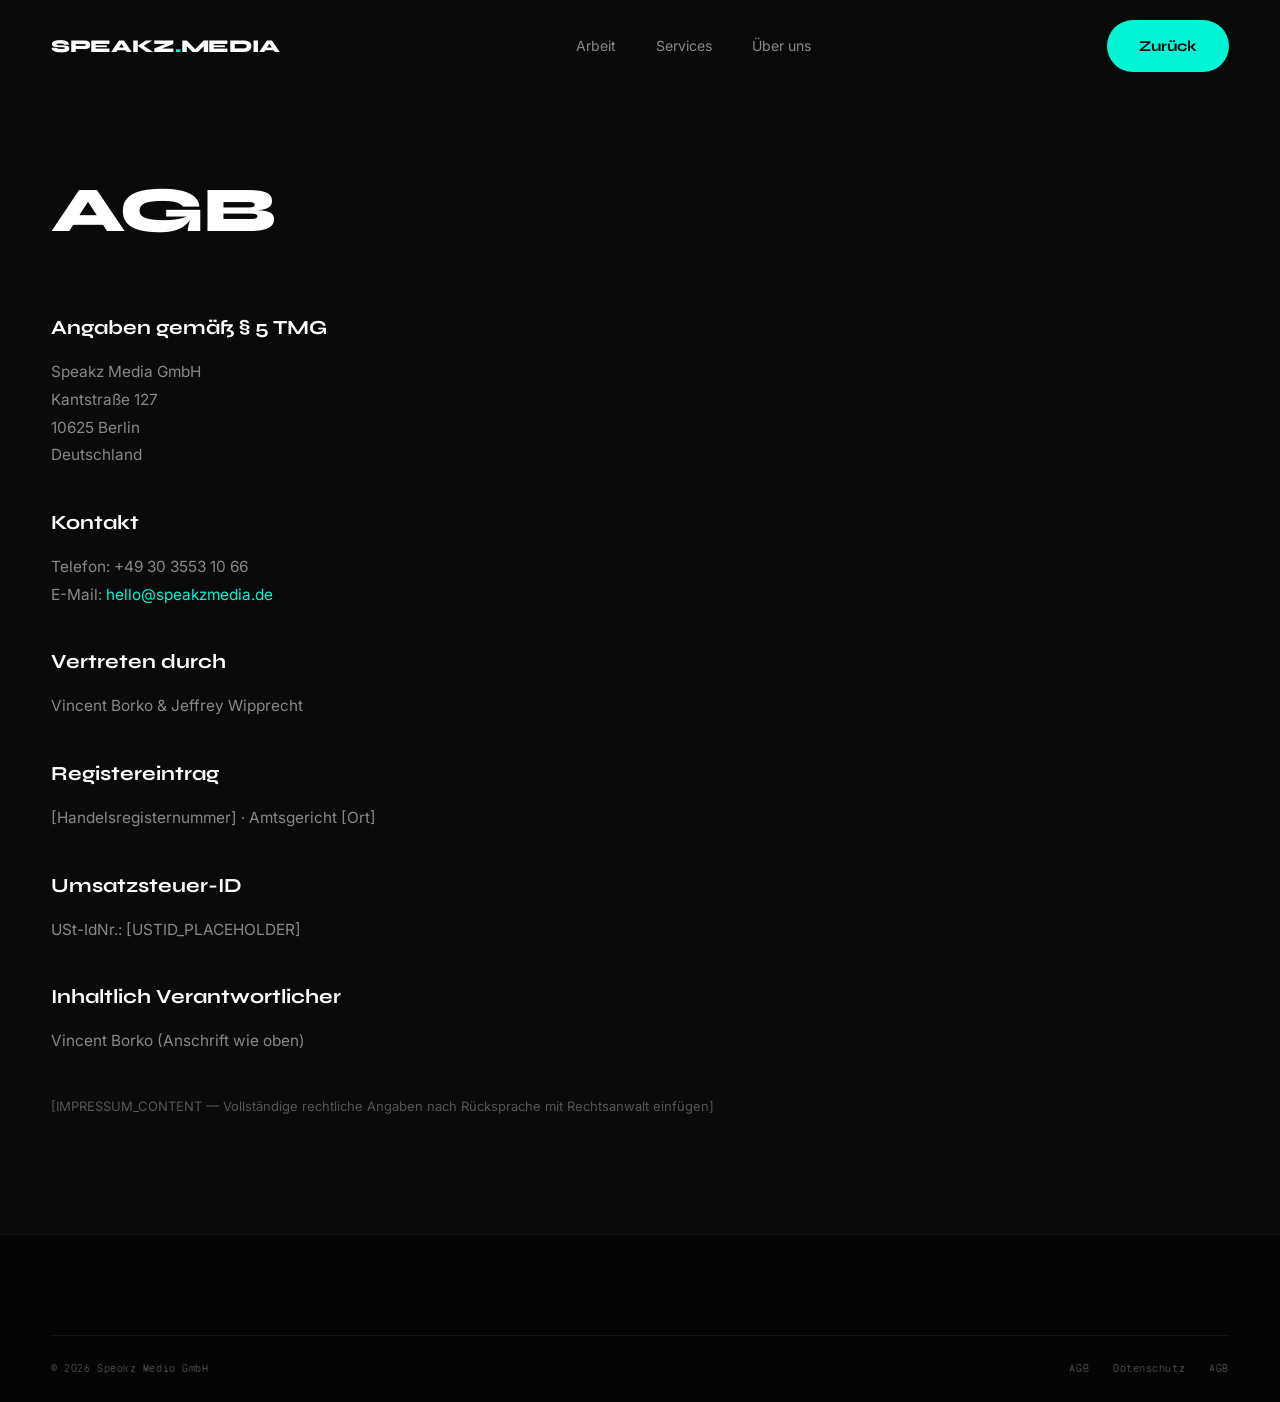
<file: agb.html>
<!DOCTYPE html>
<html lang="de">
<head>
  <meta charset="UTF-8" />
  <meta name="viewport" content="width=device-width, initial-scale=1.0" />
  <title>AGB · Speakz Media</title>
  <link rel="preconnect" href="https://fonts.googleapis.com" />
  <link href="https://fonts.googleapis.com/css2?family=Syne:wght@700;800&family=Syne+Mono&family=Inter:wght@400;500&display=swap" rel="stylesheet" />
  <link rel="stylesheet" href="styles/variables.css" />
  <link rel="stylesheet" href="styles/main.css" />
  <link rel="stylesheet" href="styles/sections/header.css" />
  <link rel="stylesheet" href="styles/sections/footer.css" />
  <style>
    .legal-page { padding: 160px 0 100px; min-height: 100vh; }
    .legal-title { font-family:'Syne',sans-serif; font-weight:800; font-size:clamp(36px,5vw,64px); letter-spacing:-0.03em; margin-bottom:48px; }
    .legal-body { max-width:700px; color:var(--color-dim); line-height:1.8; font-size:var(--text-body); }
    .legal-body h2 { font-family:'Syne',sans-serif; font-weight:700; font-size:20px; color:var(--color-white); margin:36px 0 12px; }
    .legal-body p { margin-bottom:16px; }
    .legal-body a { color:var(--color-cyan); }
  </style>
</head>
<body>
<header id="header">
  <div class="container header-inner">
    <a href="/" class="header-logo">SPEAKZ<span>.</span>MEDIA</a>
    <nav><ul class="header-nav desktop-only">
      <li><a href="/#portfolio">Arbeit</a></li>
      <li><a href="/#services">Services</a></li>
      <li><a href="/#team">Über uns</a></li>
    </ul></nav>
    <a href="/" class="btn btn-primary header-cta desktop-only">Zurück</a>
    <button class="hamburger mobile-only"><span></span><span></span><span></span></button>
  </div>
</header>
<nav id="mobile-nav"><a href="/">Home</a><a href="/#portfolio">Arbeit</a><a href="/#services">Services</a></nav>

<main class="legal-page">
  <div class="container">
    <h1 class="legal-title">AGB</h1>
    <div class="legal-body">
      <h2>Angaben gemäß § 5 TMG</h2>
      <p>
        Speakz Media GmbH<br>
        Kantstraße 127<br>
        10625 Berlin<br>
        Deutschland
      </p>
      <h2>Kontakt</h2>
      <p>
        Telefon: +49 30 3553 10 66<br>
        E-Mail: <a href="mailto:hello@speakzmedia.de">hello@speakzmedia.de</a>
      </p>
      <h2>Vertreten durch</h2>
      <p>Vincent Borko &amp; Jeffrey Wipprecht</p>
      <h2>Registereintrag</h2>
      <p>[Handelsregisternummer] · Amtsgericht [Ort]</p>
      <h2>Umsatzsteuer-ID</h2>
      <p>USt-IdNr.: [USTID_PLACEHOLDER]</p>
      <h2>Inhaltlich Verantwortlicher</h2>
      <p>Vincent Borko (Anschrift wie oben)</p>
      <p style="margin-top:40px;font-size:13px;color:#555;">[IMPRESSUM_CONTENT — Vollständige rechtliche Angaben nach Rücksprache mit Rechtsanwalt einfügen]</p>
    </div>
  </div>
</main>

<footer id="footer">
  <div class="container">
    <div class="footer-bottom">
      <span class="footer-copy">© 2026 Speakz Media GmbH</span>
      <div class="footer-legal">
        <a href="agb.html">AGB</a>
        <a href="datenschutz.html">Datenschutz</a>
        <a href="agb.html">AGB</a>
      </div>
    </div>
  </div>
</footer>
<script src="https://cdnjs.cloudflare.com/ajax/libs/gsap/3.12.5/gsap.min.js"></script>
<script>
  window.addEventListener('scroll',()=>{ document.getElementById('header')?.classList.toggle('scrolled',window.scrollY>50); });
  document.querySelector('.hamburger')?.addEventListener('click',function(){ this.classList.toggle('open'); document.getElementById('mobile-nav')?.classList.toggle('open'); });
</script>
</body>
</html>
</file>
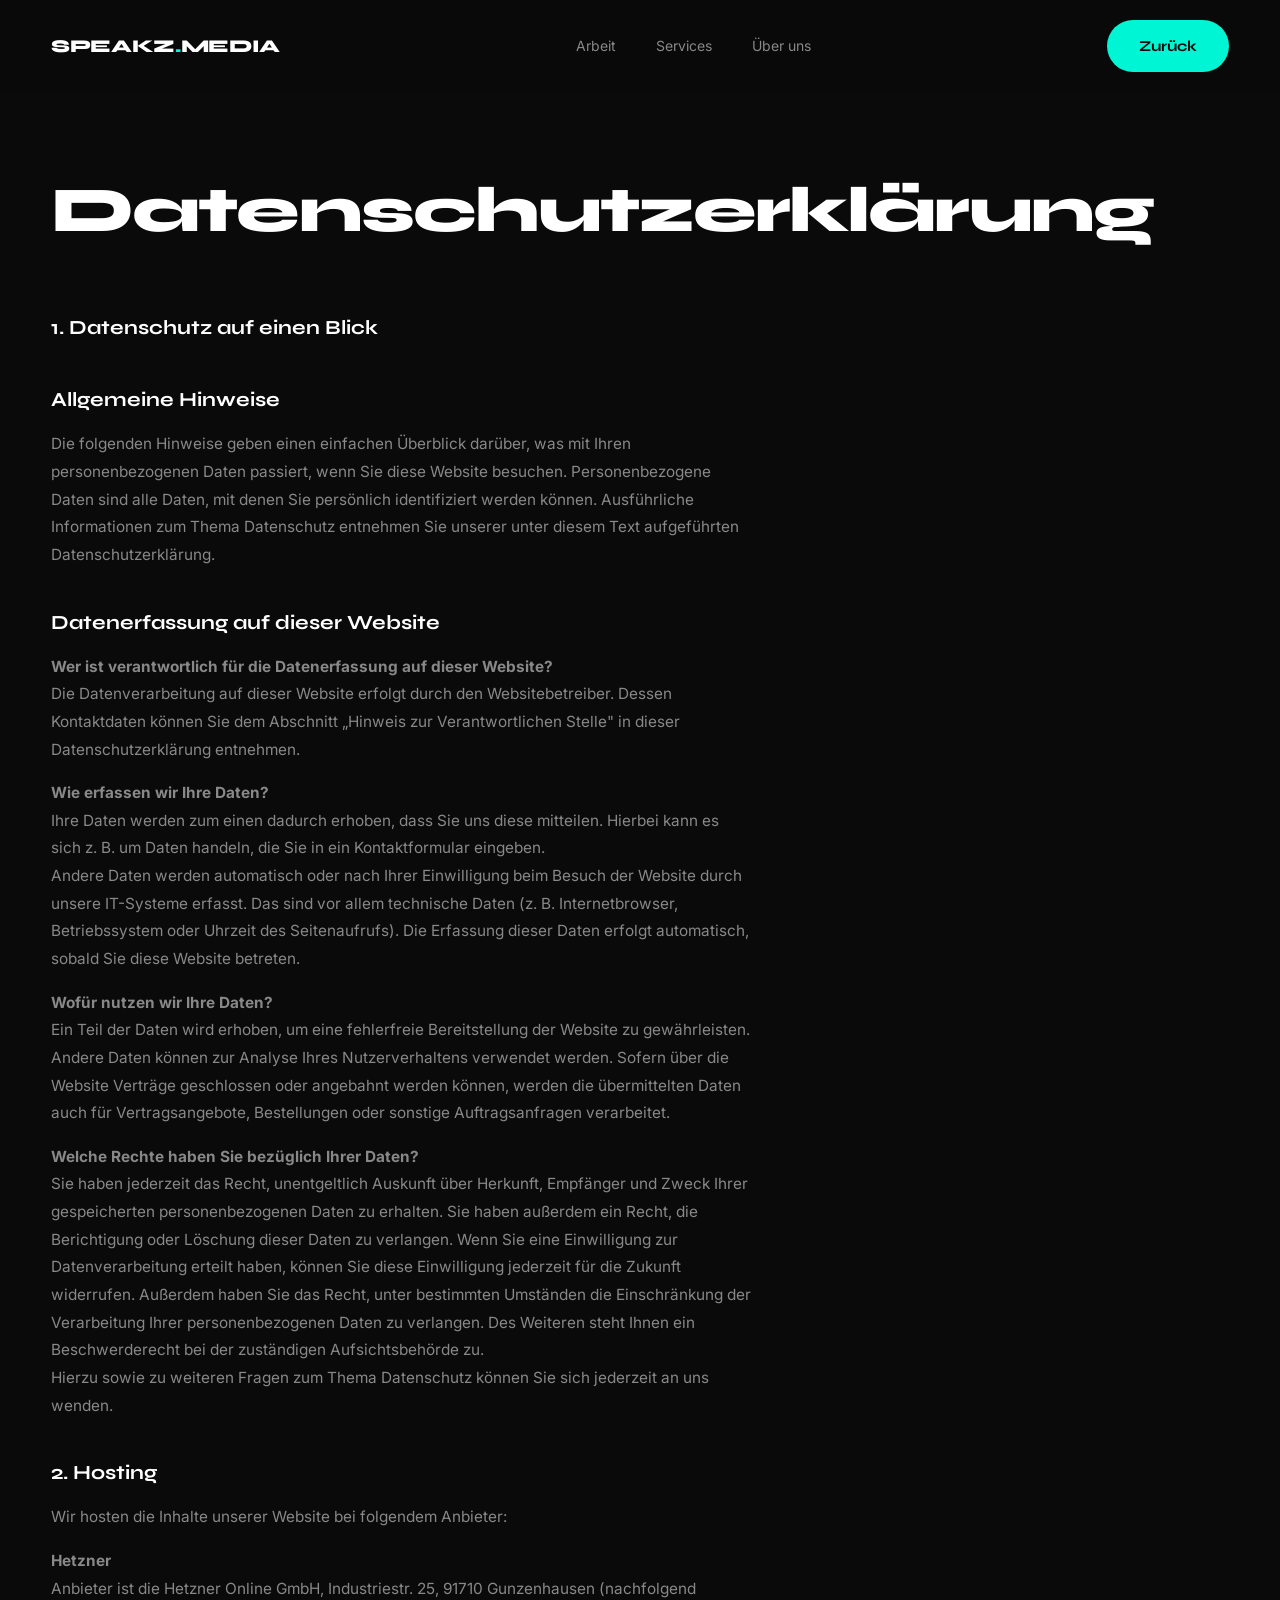
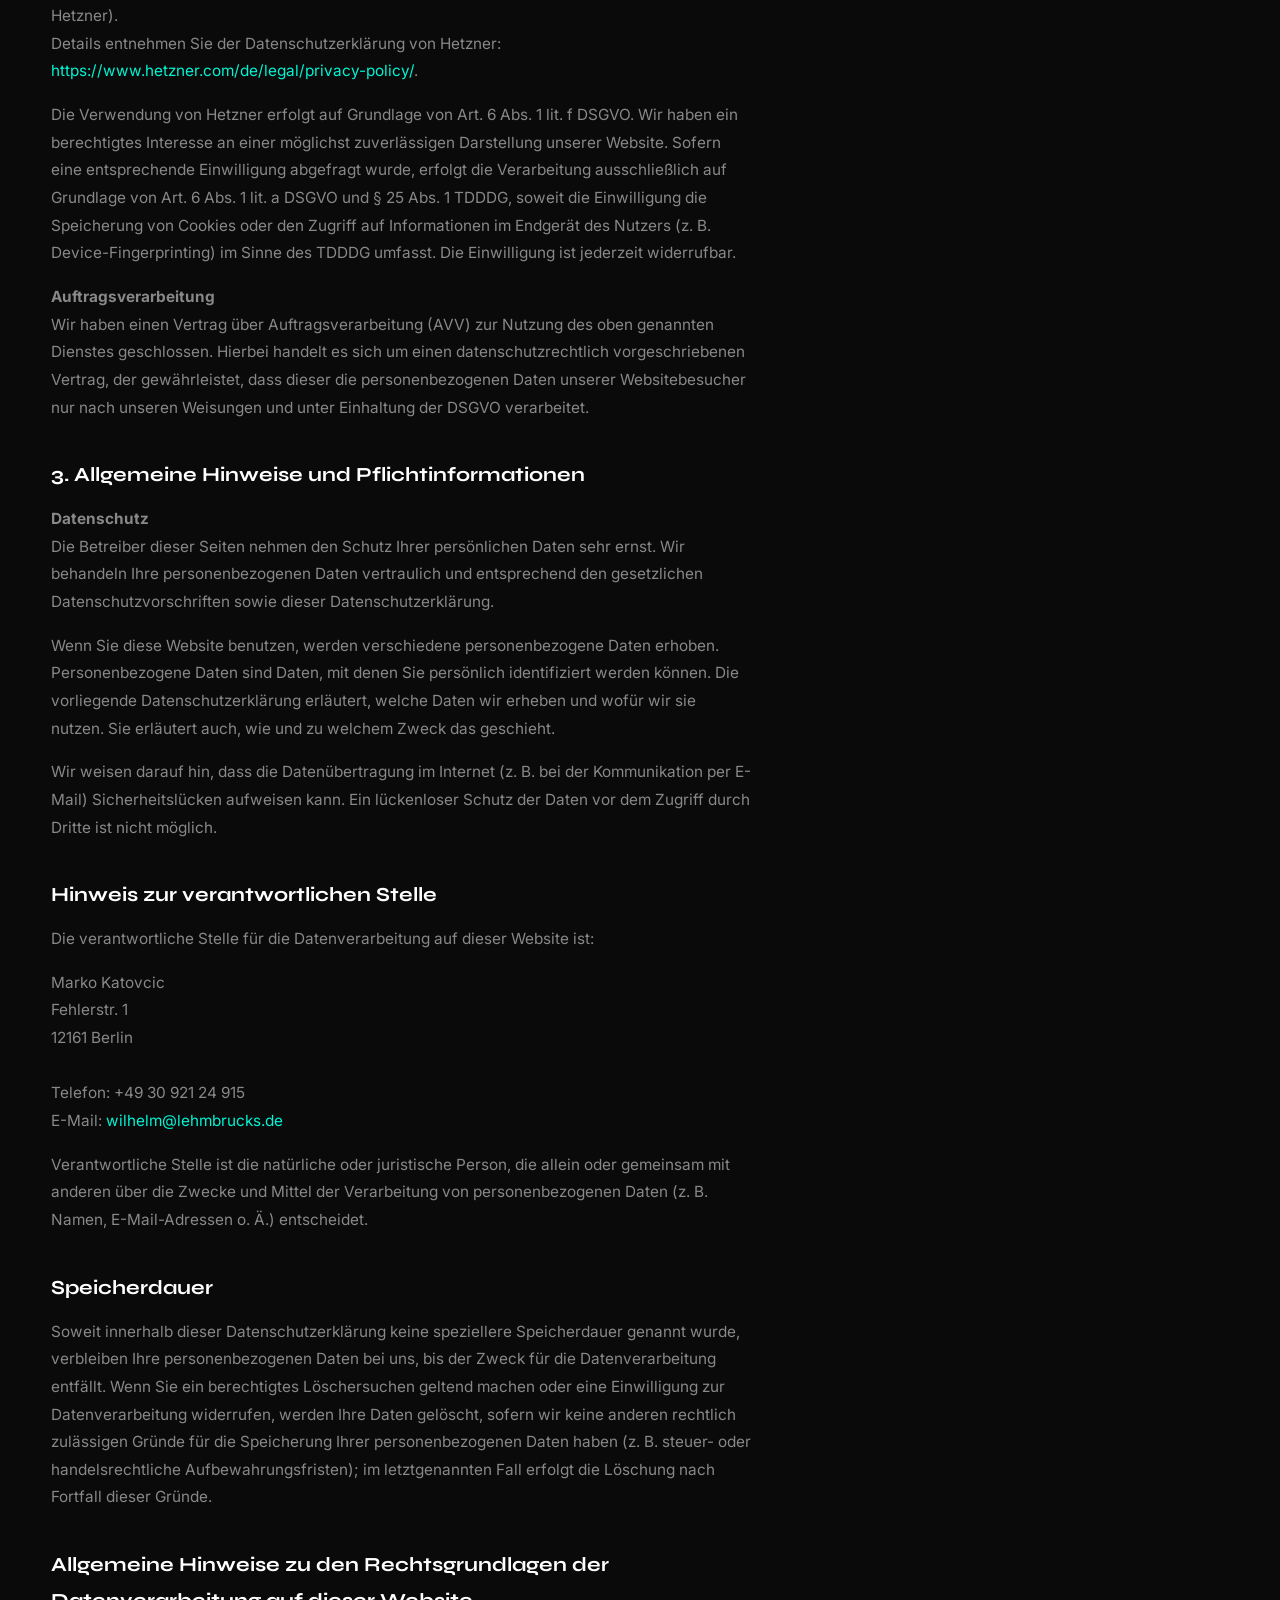
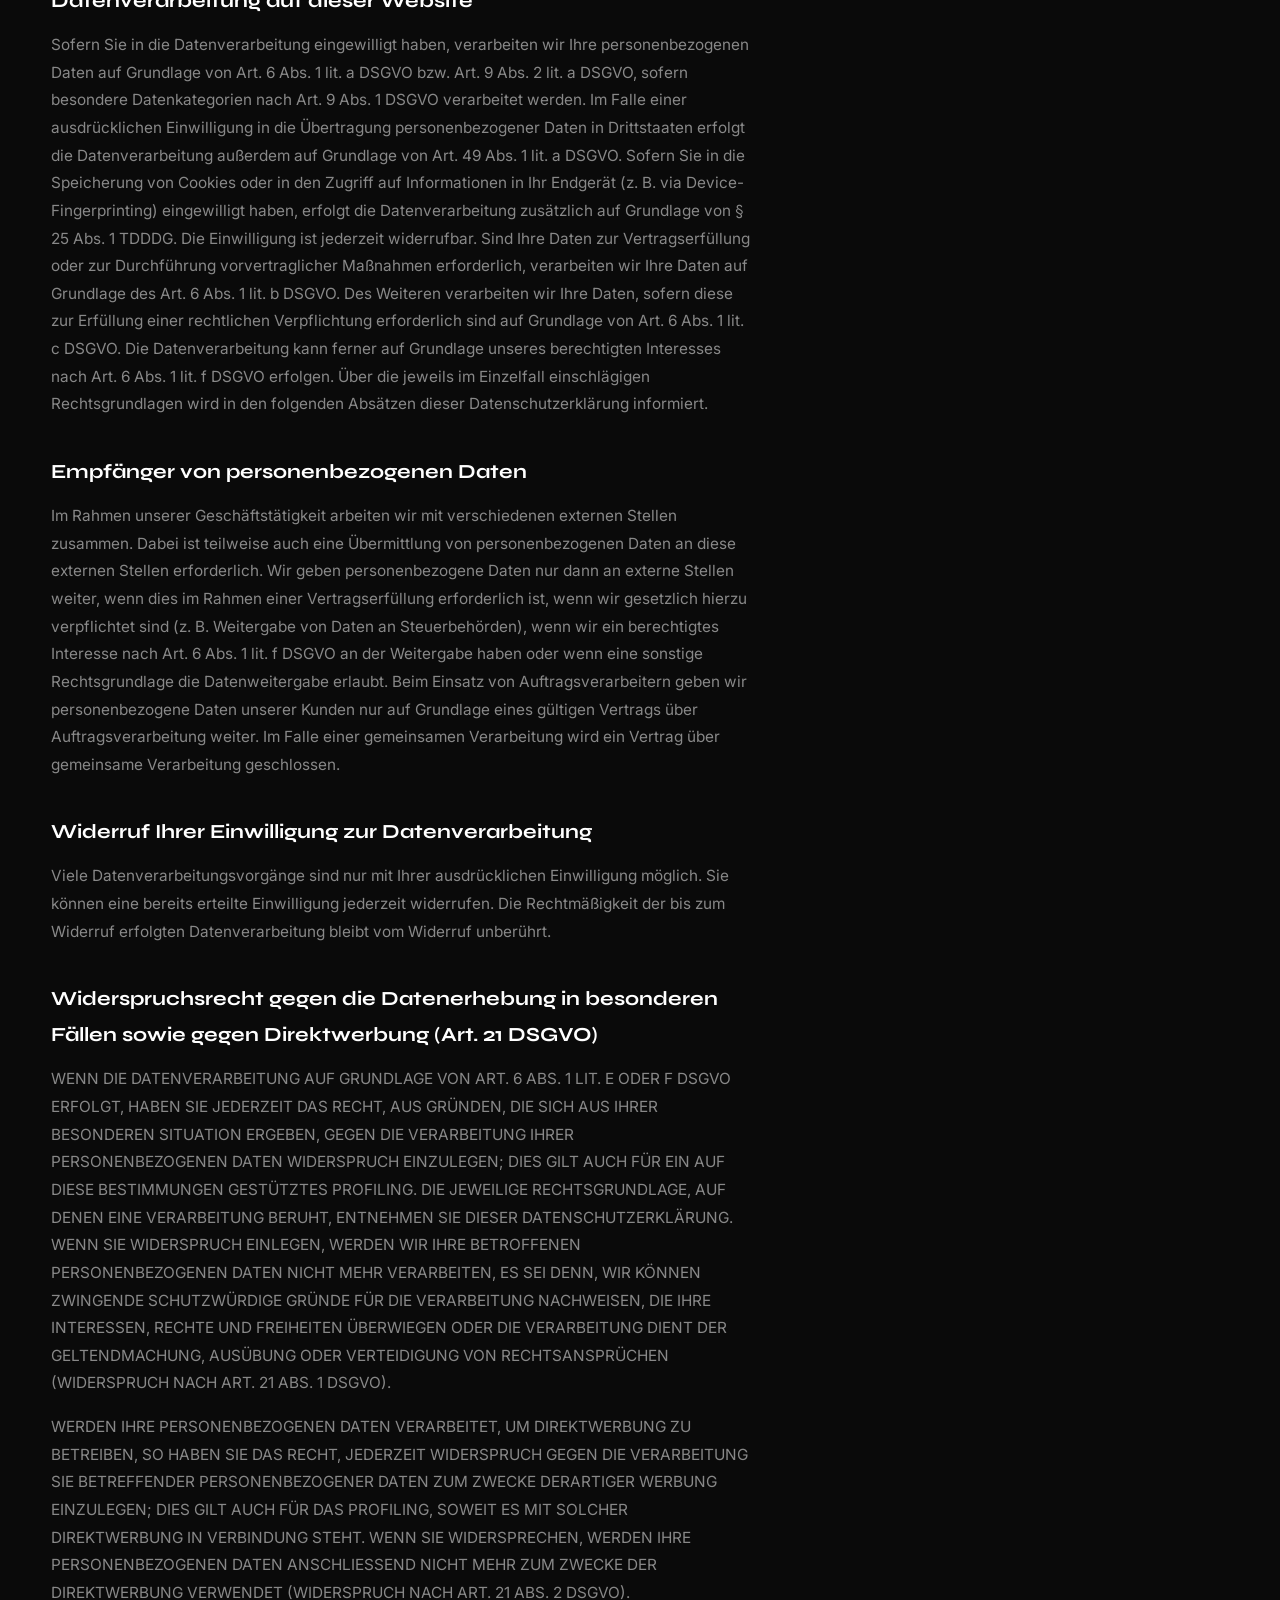
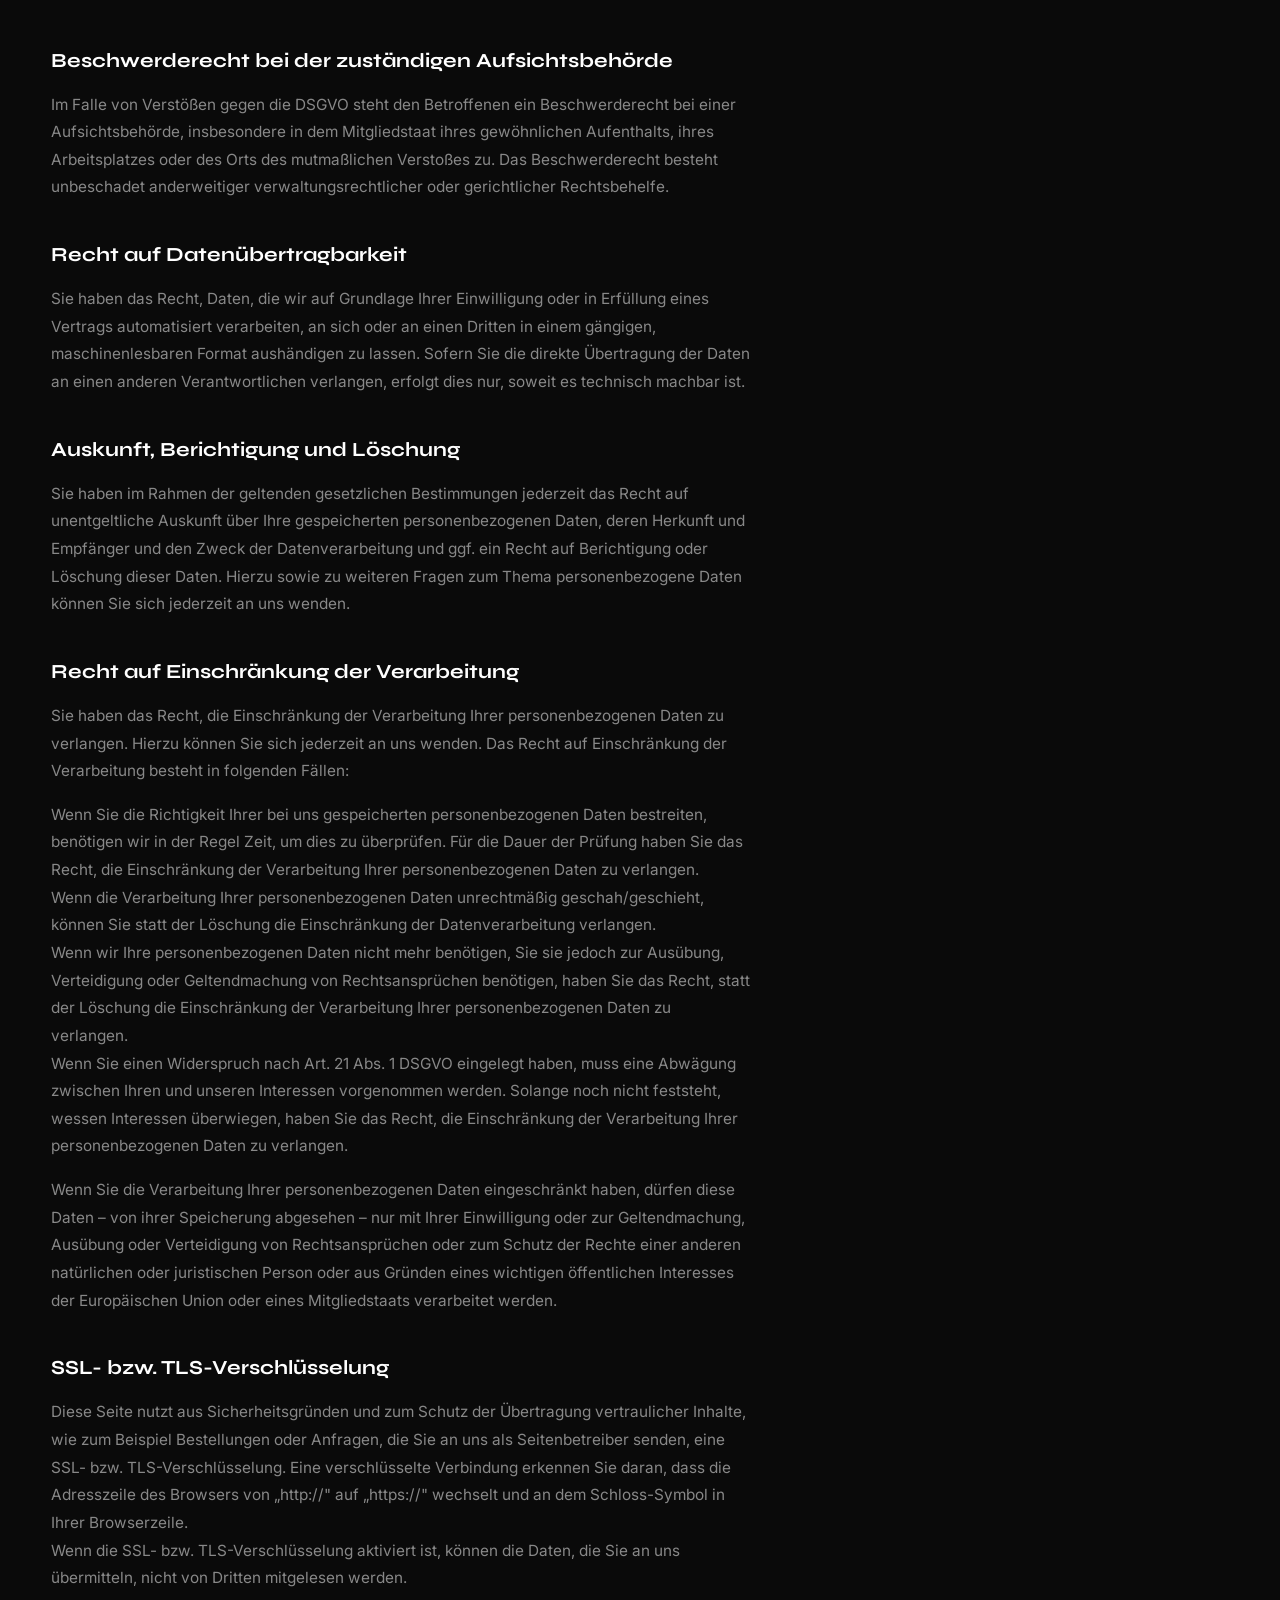
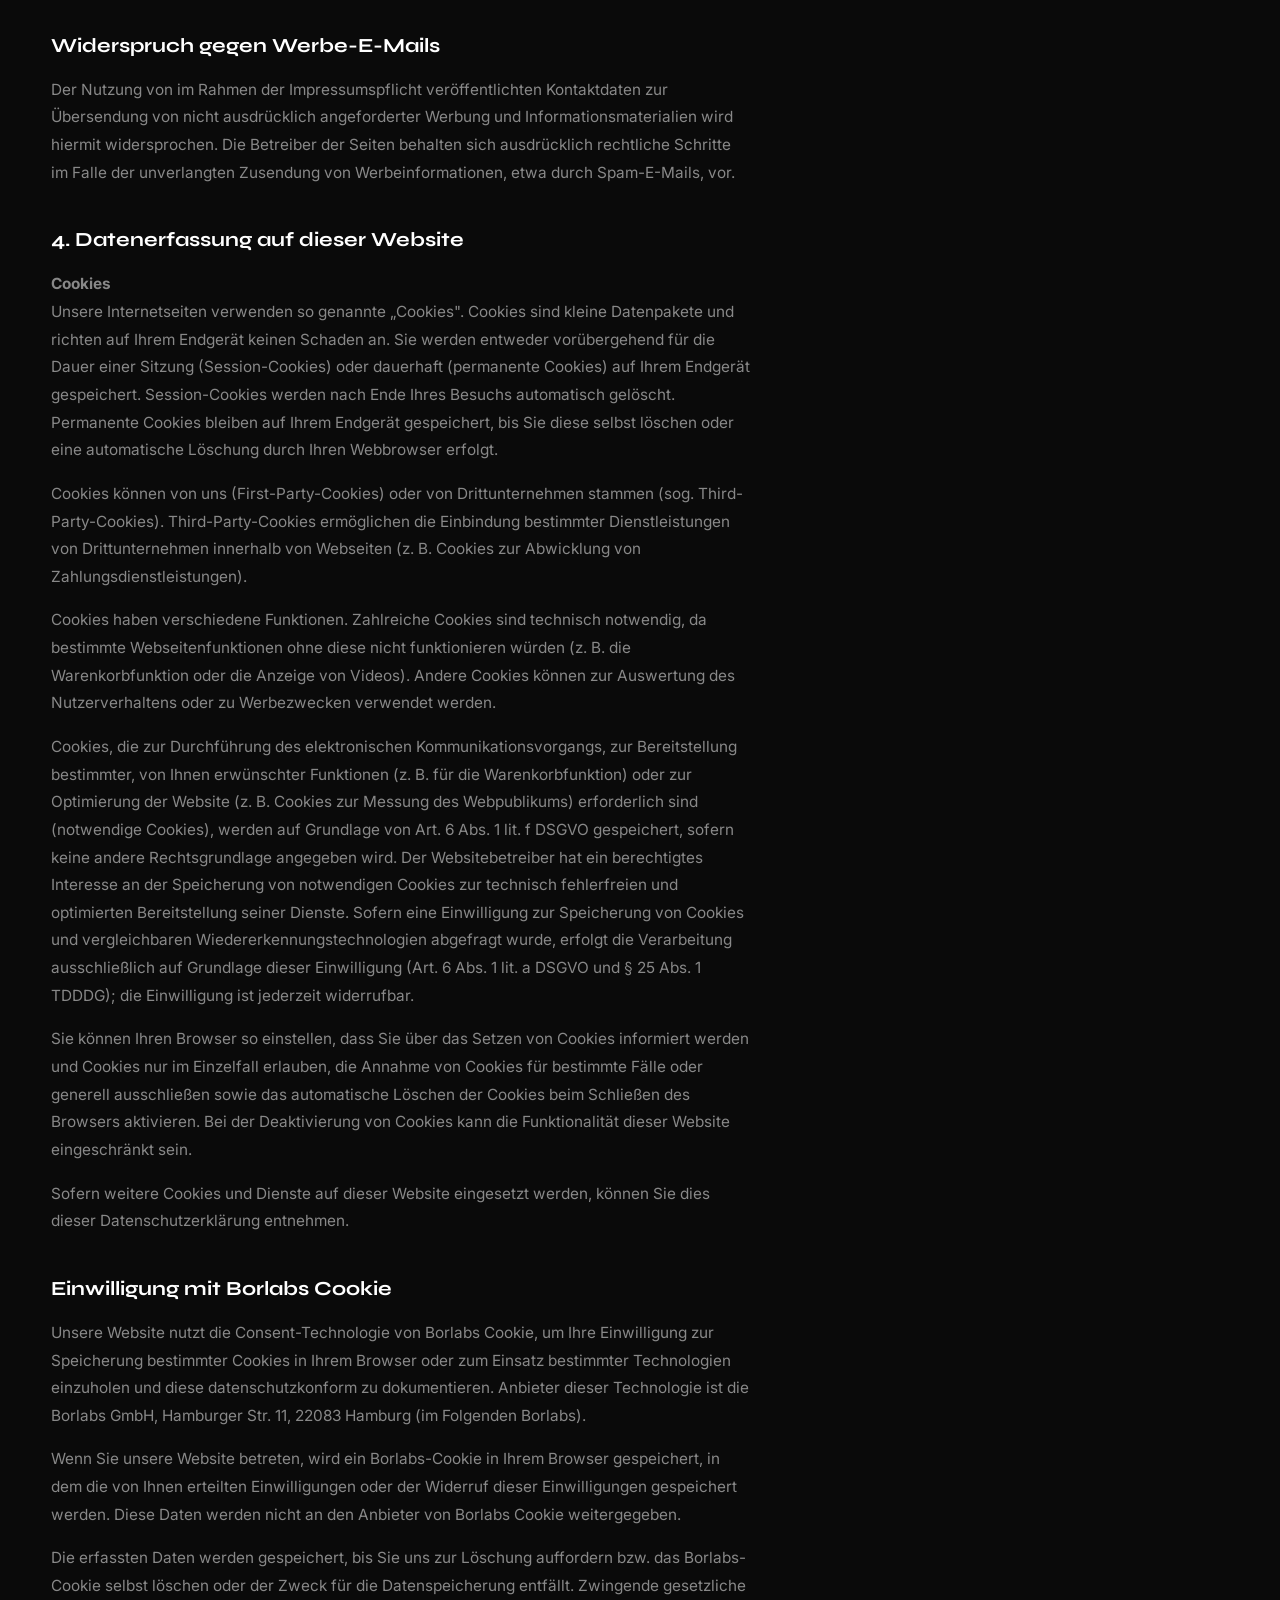
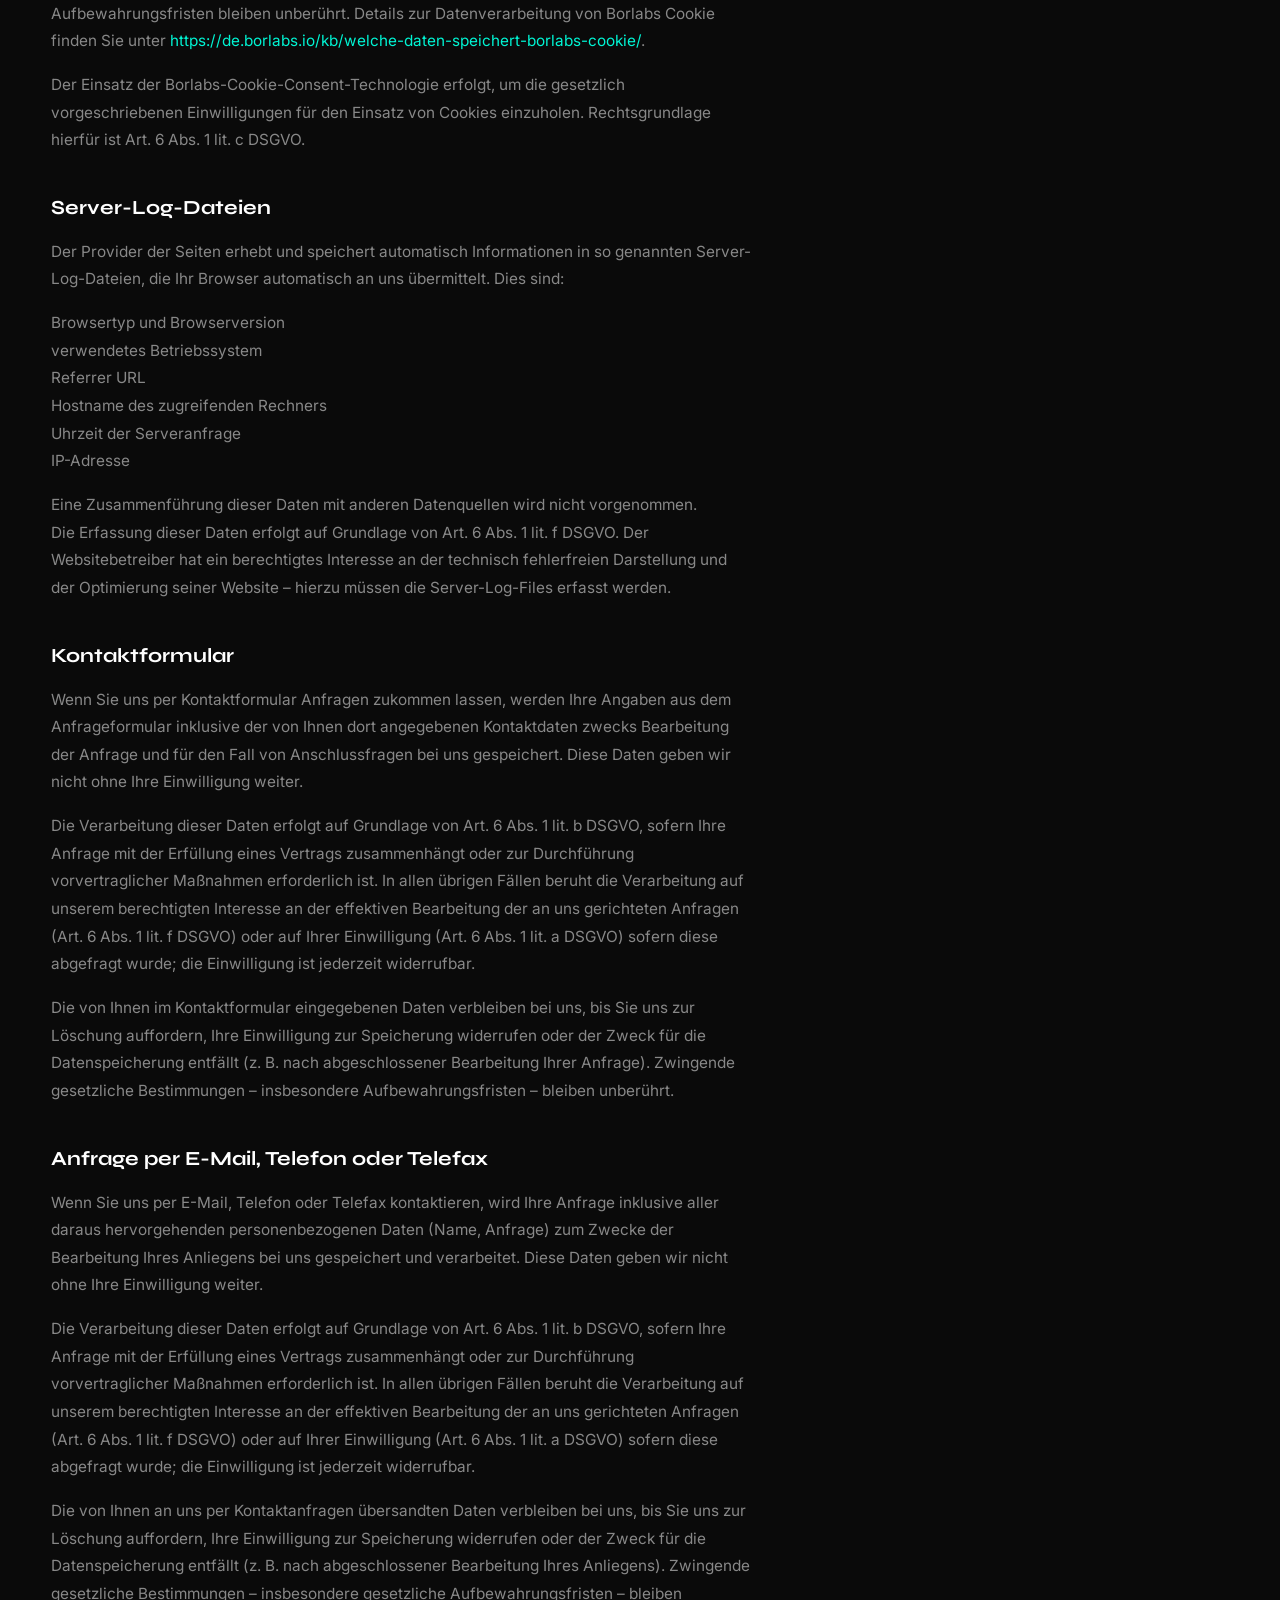
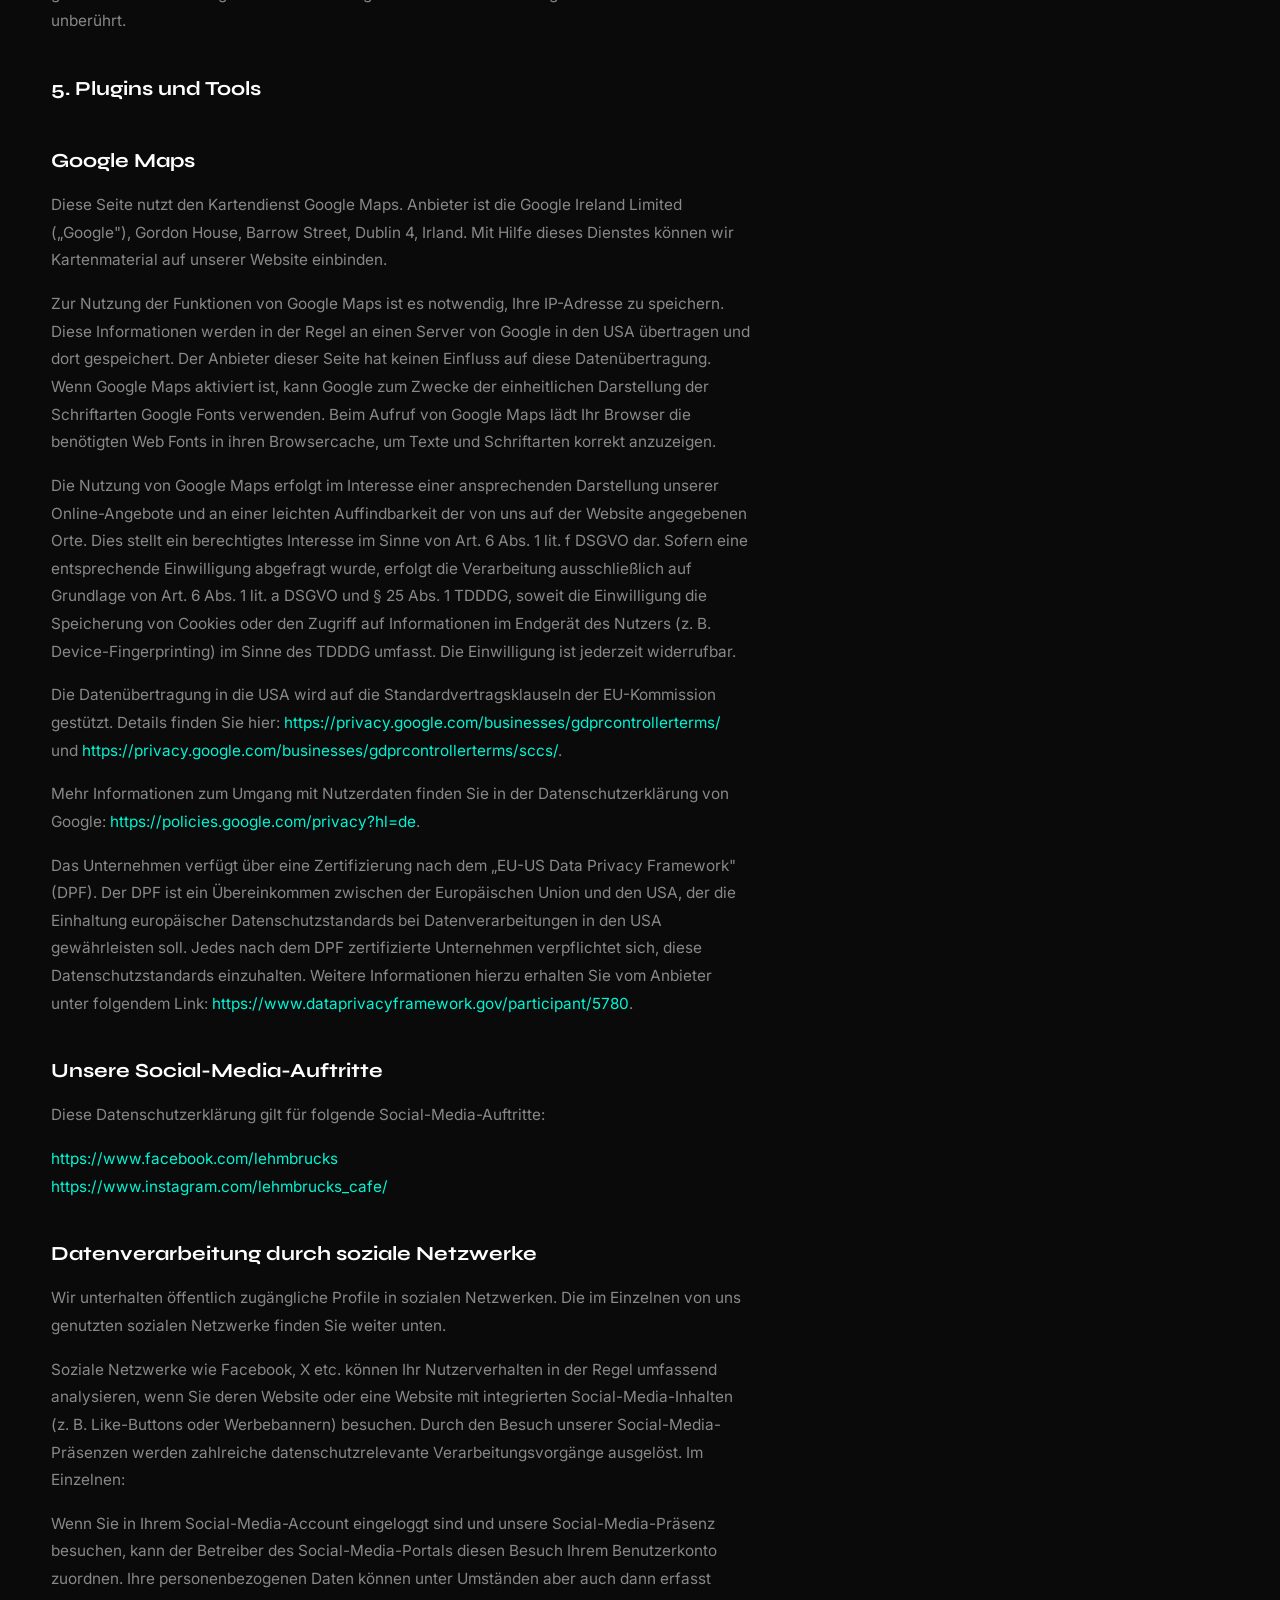
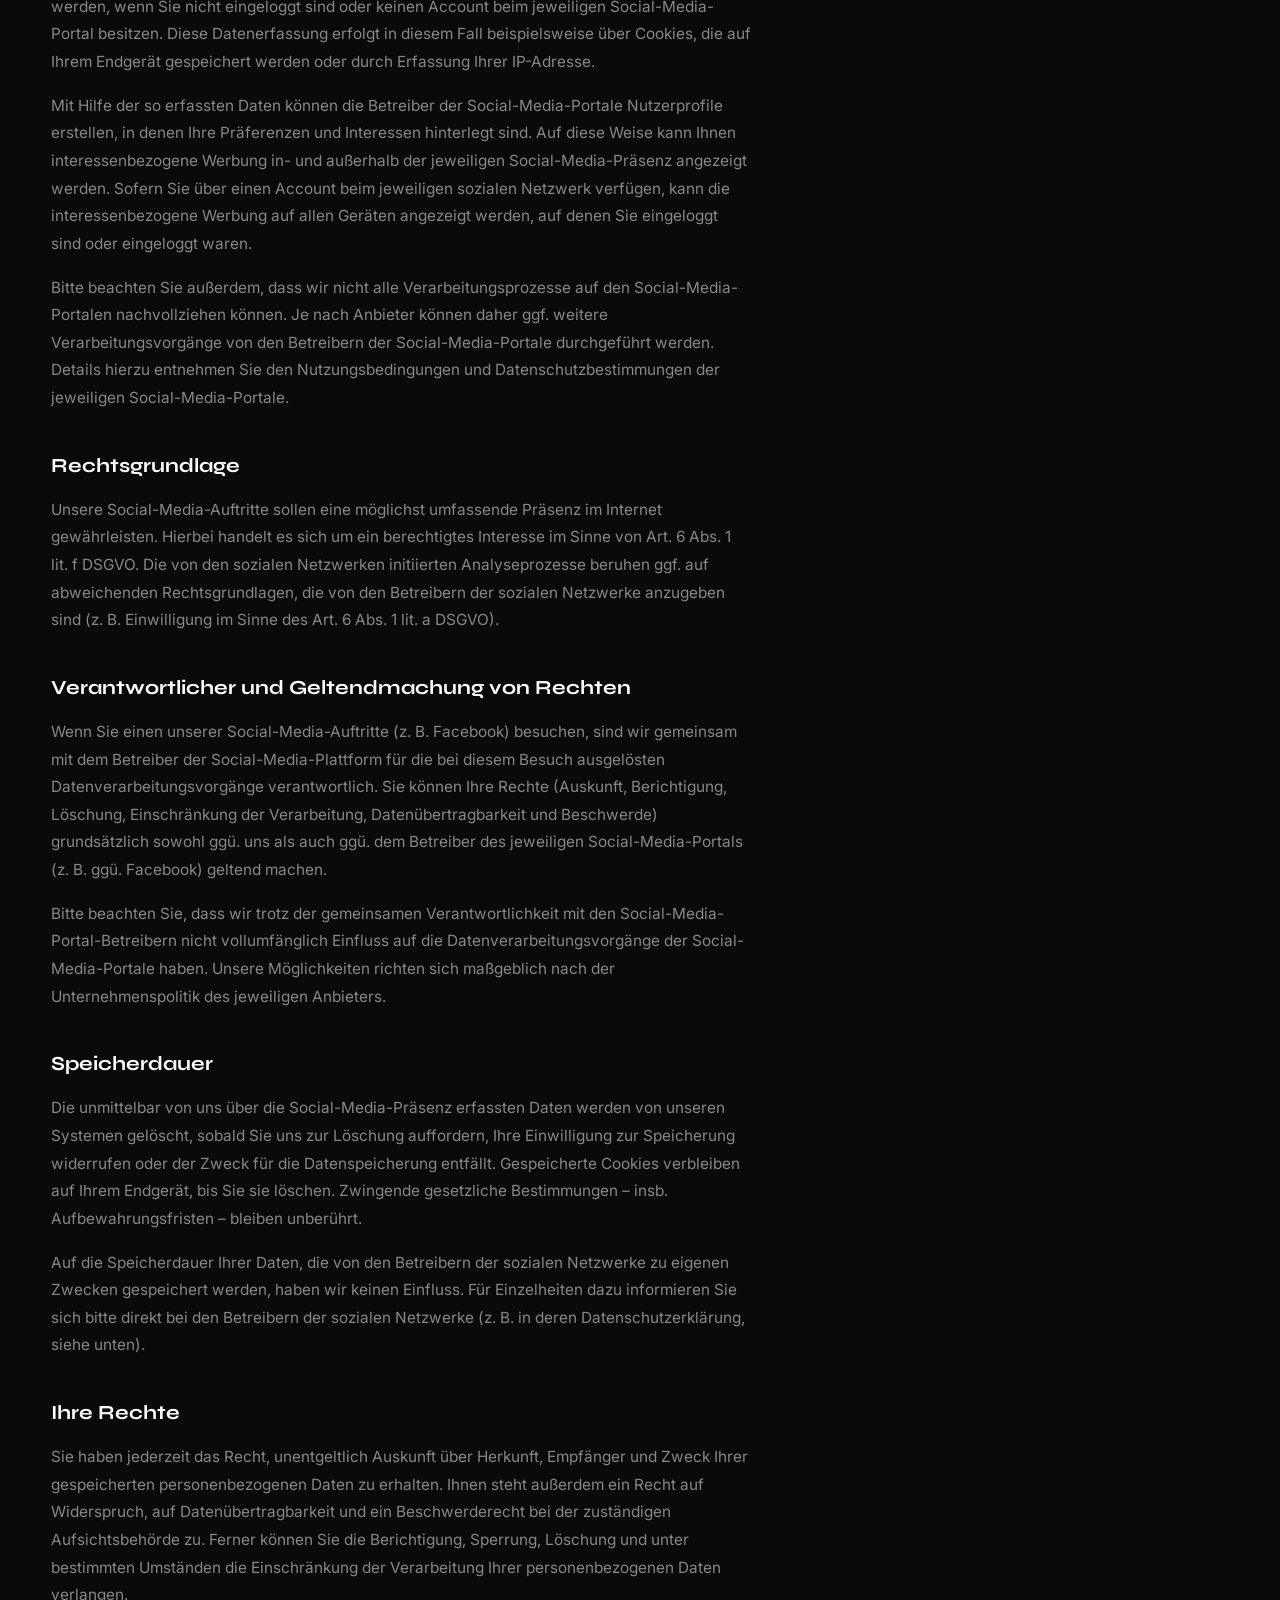
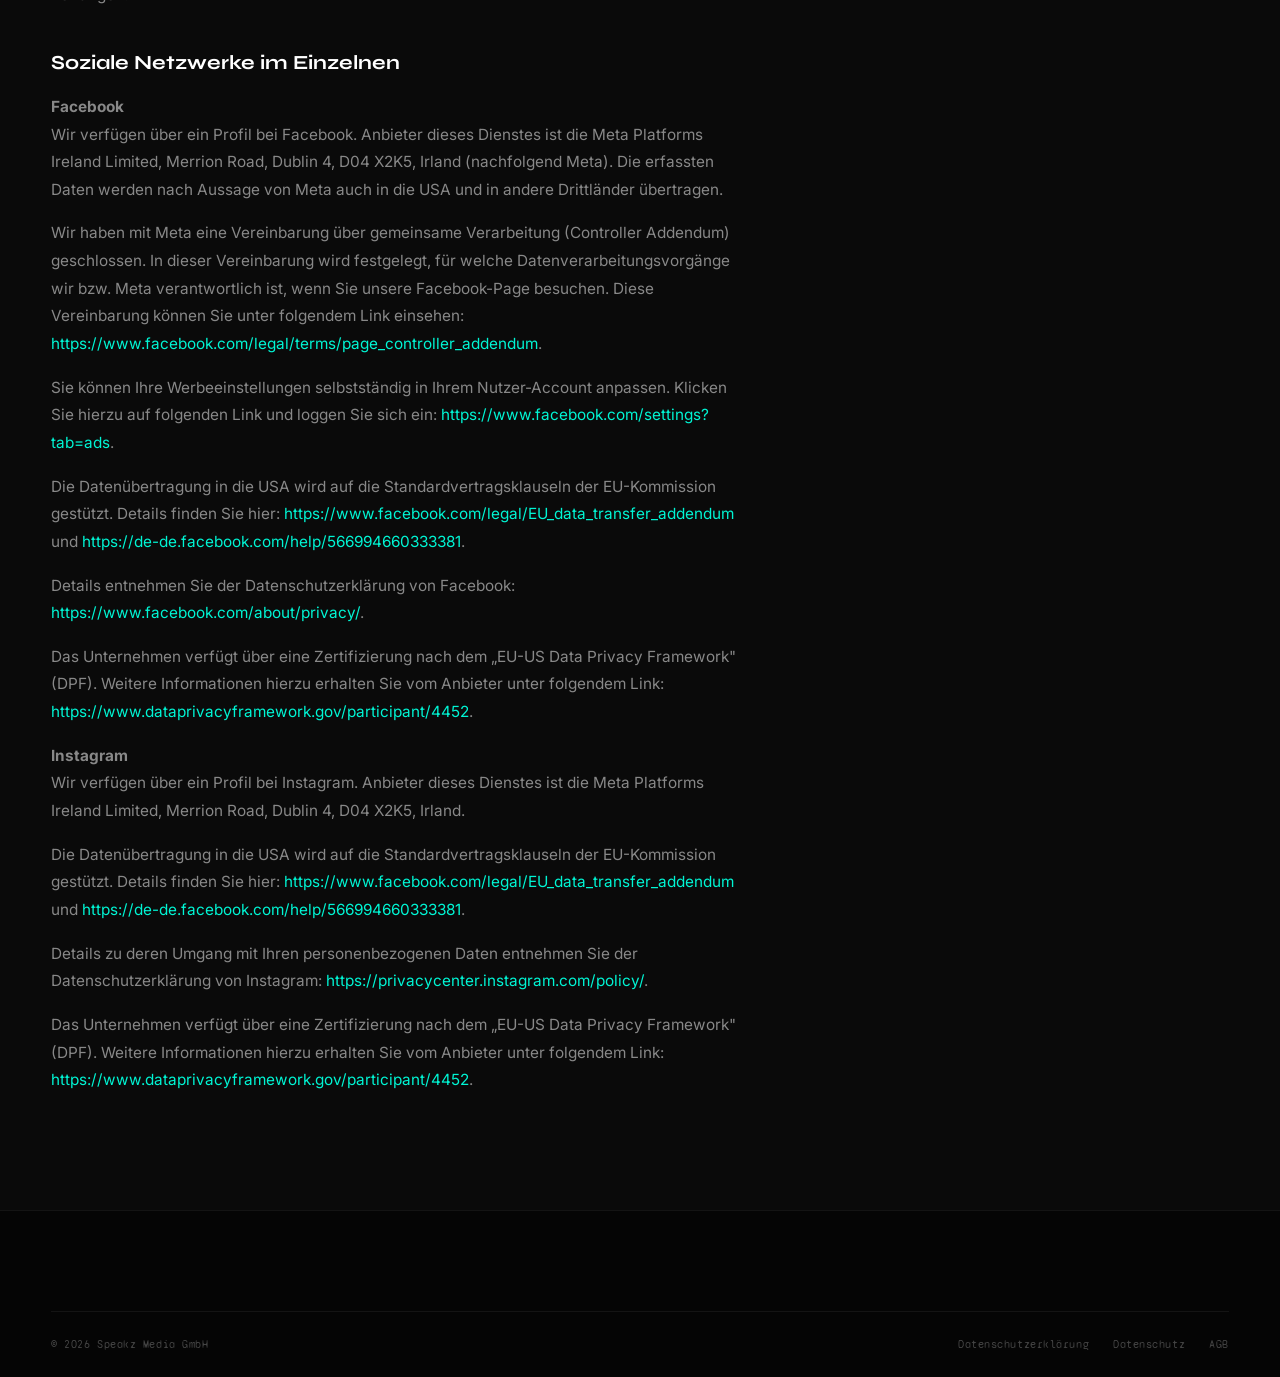
<file: datenschutz.html>
<!DOCTYPE html>
<html lang="de">
<head>
  <meta charset="UTF-8" />
  <meta name="viewport" content="width=device-width, initial-scale=1.0" />
  <title>Datenschutzerklärung · Speakz Media</title>
  <link rel="preconnect" href="https://fonts.googleapis.com" />
  <link href="https://fonts.googleapis.com/css2?family=Syne:wght@700;800&family=Syne+Mono&family=Inter:wght@400;500&display=swap" rel="stylesheet" />
  <link rel="stylesheet" href="styles/variables.css" />
  <link rel="stylesheet" href="styles/main.css" />
  <link rel="stylesheet" href="styles/sections/header.css" />
  <link rel="stylesheet" href="styles/sections/footer.css" />
  <style>
    .legal-page { padding: 160px 0 100px; min-height: 100vh; }
    .legal-title { font-family:'Syne',sans-serif; font-weight:800; font-size:clamp(36px,5vw,64px); letter-spacing:-0.03em; margin-bottom:48px; }
    .legal-body { max-width:700px; color:var(--color-dim); line-height:1.8; font-size:var(--text-body); }
    .legal-body h2 { font-family:'Syne',sans-serif; font-weight:700; font-size:20px; color:var(--color-white); margin:36px 0 12px; }
    .legal-body p { margin-bottom:16px; }
    .legal-body a { color:var(--color-cyan); }
  </style>
</head>
<body>
<header id="header">
  <div class="container header-inner">
    <a href="/" class="header-logo">SPEAKZ<span>.</span>MEDIA</a>
    <nav><ul class="header-nav desktop-only">
      <li><a href="/#portfolio">Arbeit</a></li>
      <li><a href="/#services">Services</a></li>
      <li><a href="/#team">Über uns</a></li>
    </ul></nav>
    <a href="/" class="btn btn-primary header-cta desktop-only">Zurück</a>
    <button class="hamburger mobile-only"><span></span><span></span><span></span></button>
  </div>
</header>
<nav id="mobile-nav"><a href="/">Home</a><a href="/#portfolio">Arbeit</a><a href="/#services">Services</a></nav>

<main class="legal-page">
  <div class="container">
    <h1 class="legal-title">Datenschutzerklärung</h1>
    <div class="legal-body">

      <h2>1. Datenschutz auf einen Blick</h2>
      <h2>Allgemeine Hinweise</h2>
      <p>Die folgenden Hinweise geben einen einfachen Überblick darüber, was mit Ihren personenbezogenen Daten passiert, wenn Sie diese Website besuchen. Personenbezogene Daten sind alle Daten, mit denen Sie persönlich identifiziert werden können. Ausführliche Informationen zum Thema Datenschutz entnehmen Sie unserer unter diesem Text aufgeführten Datenschutzerklärung.</p>

      <h2>Datenerfassung auf dieser Website</h2>
      <p><strong>Wer ist verantwortlich für die Datenerfassung auf dieser Website?</strong><br>
      Die Datenverarbeitung auf dieser Website erfolgt durch den Websitebetreiber. Dessen Kontaktdaten können Sie dem Abschnitt „Hinweis zur Verantwortlichen Stelle" in dieser Datenschutzerklärung entnehmen.</p>
      <p><strong>Wie erfassen wir Ihre Daten?</strong><br>
      Ihre Daten werden zum einen dadurch erhoben, dass Sie uns diese mitteilen. Hierbei kann es sich z. B. um Daten handeln, die Sie in ein Kontaktformular eingeben.<br>
      Andere Daten werden automatisch oder nach Ihrer Einwilligung beim Besuch der Website durch unsere IT-Systeme erfasst. Das sind vor allem technische Daten (z. B. Internetbrowser, Betriebssystem oder Uhrzeit des Seitenaufrufs). Die Erfassung dieser Daten erfolgt automatisch, sobald Sie diese Website betreten.</p>
      <p><strong>Wofür nutzen wir Ihre Daten?</strong><br>
      Ein Teil der Daten wird erhoben, um eine fehlerfreie Bereitstellung der Website zu gewährleisten. Andere Daten können zur Analyse Ihres Nutzerverhaltens verwendet werden. Sofern über die Website Verträge geschlossen oder angebahnt werden können, werden die übermittelten Daten auch für Vertragsangebote, Bestellungen oder sonstige Auftragsanfragen verarbeitet.</p>
      <p><strong>Welche Rechte haben Sie bezüglich Ihrer Daten?</strong><br>
      Sie haben jederzeit das Recht, unentgeltlich Auskunft über Herkunft, Empfänger und Zweck Ihrer gespeicherten personenbezogenen Daten zu erhalten. Sie haben außerdem ein Recht, die Berichtigung oder Löschung dieser Daten zu verlangen. Wenn Sie eine Einwilligung zur Datenverarbeitung erteilt haben, können Sie diese Einwilligung jederzeit für die Zukunft widerrufen. Außerdem haben Sie das Recht, unter bestimmten Umständen die Einschränkung der Verarbeitung Ihrer personenbezogenen Daten zu verlangen. Des Weiteren steht Ihnen ein Beschwerderecht bei der zuständigen Aufsichtsbehörde zu.<br>
      Hierzu sowie zu weiteren Fragen zum Thema Datenschutz können Sie sich jederzeit an uns wenden.</p>

      <h2>2. Hosting</h2>
      <p>Wir hosten die Inhalte unserer Website bei folgendem Anbieter:</p>
      <p><strong>Hetzner</strong><br>
      Anbieter ist die Hetzner Online GmbH, Industriestr. 25, 91710 Gunzenhausen (nachfolgend Hetzner).<br>
      Details entnehmen Sie der Datenschutzerklärung von Hetzner: <a href="https://www.hetzner.com/de/legal/privacy-policy/" target="_blank" rel="noopener">https://www.hetzner.com/de/legal/privacy-policy/</a>.</p>
      <p>Die Verwendung von Hetzner erfolgt auf Grundlage von Art. 6 Abs. 1 lit. f DSGVO. Wir haben ein berechtigtes Interesse an einer möglichst zuverlässigen Darstellung unserer Website. Sofern eine entsprechende Einwilligung abgefragt wurde, erfolgt die Verarbeitung ausschließlich auf Grundlage von Art. 6 Abs. 1 lit. a DSGVO und § 25 Abs. 1 TDDDG, soweit die Einwilligung die Speicherung von Cookies oder den Zugriff auf Informationen im Endgerät des Nutzers (z. B. Device-Fingerprinting) im Sinne des TDDDG umfasst. Die Einwilligung ist jederzeit widerrufbar.</p>
      <p><strong>Auftragsverarbeitung</strong><br>
      Wir haben einen Vertrag über Auftragsverarbeitung (AVV) zur Nutzung des oben genannten Dienstes geschlossen. Hierbei handelt es sich um einen datenschutzrechtlich vorgeschriebenen Vertrag, der gewährleistet, dass dieser die personenbezogenen Daten unserer Websitebesucher nur nach unseren Weisungen und unter Einhaltung der DSGVO verarbeitet.</p>

      <h2>3. Allgemeine Hinweise und Pflichtinformationen</h2>
      <p><strong>Datenschutz</strong><br>
      Die Betreiber dieser Seiten nehmen den Schutz Ihrer persönlichen Daten sehr ernst. Wir behandeln Ihre personenbezogenen Daten vertraulich und entsprechend den gesetzlichen Datenschutzvorschriften sowie dieser Datenschutzerklärung.</p>
      <p>Wenn Sie diese Website benutzen, werden verschiedene personenbezogene Daten erhoben. Personenbezogene Daten sind Daten, mit denen Sie persönlich identifiziert werden können. Die vorliegende Datenschutzerklärung erläutert, welche Daten wir erheben und wofür wir sie nutzen. Sie erläutert auch, wie und zu welchem Zweck das geschieht.</p>
      <p>Wir weisen darauf hin, dass die Datenübertragung im Internet (z. B. bei der Kommunikation per E-Mail) Sicherheitslücken aufweisen kann. Ein lückenloser Schutz der Daten vor dem Zugriff durch Dritte ist nicht möglich.</p>

      <h2>Hinweis zur verantwortlichen Stelle</h2>
      <p>Die verantwortliche Stelle für die Datenverarbeitung auf dieser Website ist:</p>
      <p>Marko Katovcic<br>
      Fehlerstr. 1<br>
      12161 Berlin<br><br>
      Telefon: +49 30 921 24 915<br>
      E-Mail: <a href="mailto:wilhelm@lehmbrucks.de">wilhelm@lehmbrucks.de</a></p>
      <p>Verantwortliche Stelle ist die natürliche oder juristische Person, die allein oder gemeinsam mit anderen über die Zwecke und Mittel der Verarbeitung von personenbezogenen Daten (z. B. Namen, E-Mail-Adressen o. Ä.) entscheidet.</p>

      <h2>Speicherdauer</h2>
      <p>Soweit innerhalb dieser Datenschutzerklärung keine speziellere Speicherdauer genannt wurde, verbleiben Ihre personenbezogenen Daten bei uns, bis der Zweck für die Datenverarbeitung entfällt. Wenn Sie ein berechtigtes Löschersuchen geltend machen oder eine Einwilligung zur Datenverarbeitung widerrufen, werden Ihre Daten gelöscht, sofern wir keine anderen rechtlich zulässigen Gründe für die Speicherung Ihrer personenbezogenen Daten haben (z. B. steuer- oder handelsrechtliche Aufbewahrungsfristen); im letztgenannten Fall erfolgt die Löschung nach Fortfall dieser Gründe.</p>

      <h2>Allgemeine Hinweise zu den Rechtsgrundlagen der Datenverarbeitung auf dieser Website</h2>
      <p>Sofern Sie in die Datenverarbeitung eingewilligt haben, verarbeiten wir Ihre personenbezogenen Daten auf Grundlage von Art. 6 Abs. 1 lit. a DSGVO bzw. Art. 9 Abs. 2 lit. a DSGVO, sofern besondere Datenkategorien nach Art. 9 Abs. 1 DSGVO verarbeitet werden. Im Falle einer ausdrücklichen Einwilligung in die Übertragung personenbezogener Daten in Drittstaaten erfolgt die Datenverarbeitung außerdem auf Grundlage von Art. 49 Abs. 1 lit. a DSGVO. Sofern Sie in die Speicherung von Cookies oder in den Zugriff auf Informationen in Ihr Endgerät (z. B. via Device-Fingerprinting) eingewilligt haben, erfolgt die Datenverarbeitung zusätzlich auf Grundlage von § 25 Abs. 1 TDDDG. Die Einwilligung ist jederzeit widerrufbar. Sind Ihre Daten zur Vertragserfüllung oder zur Durchführung vorvertraglicher Maßnahmen erforderlich, verarbeiten wir Ihre Daten auf Grundlage des Art. 6 Abs. 1 lit. b DSGVO. Des Weiteren verarbeiten wir Ihre Daten, sofern diese zur Erfüllung einer rechtlichen Verpflichtung erforderlich sind auf Grundlage von Art. 6 Abs. 1 lit. c DSGVO. Die Datenverarbeitung kann ferner auf Grundlage unseres berechtigten Interesses nach Art. 6 Abs. 1 lit. f DSGVO erfolgen. Über die jeweils im Einzelfall einschlägigen Rechtsgrundlagen wird in den folgenden Absätzen dieser Datenschutzerklärung informiert.</p>

      <h2>Empfänger von personenbezogenen Daten</h2>
      <p>Im Rahmen unserer Geschäftstätigkeit arbeiten wir mit verschiedenen externen Stellen zusammen. Dabei ist teilweise auch eine Übermittlung von personenbezogenen Daten an diese externen Stellen erforderlich. Wir geben personenbezogene Daten nur dann an externe Stellen weiter, wenn dies im Rahmen einer Vertragserfüllung erforderlich ist, wenn wir gesetzlich hierzu verpflichtet sind (z. B. Weitergabe von Daten an Steuerbehörden), wenn wir ein berechtigtes Interesse nach Art. 6 Abs. 1 lit. f DSGVO an der Weitergabe haben oder wenn eine sonstige Rechtsgrundlage die Datenweitergabe erlaubt. Beim Einsatz von Auftragsverarbeitern geben wir personenbezogene Daten unserer Kunden nur auf Grundlage eines gültigen Vertrags über Auftragsverarbeitung weiter. Im Falle einer gemeinsamen Verarbeitung wird ein Vertrag über gemeinsame Verarbeitung geschlossen.</p>

      <h2>Widerruf Ihrer Einwilligung zur Datenverarbeitung</h2>
      <p>Viele Datenverarbeitungsvorgänge sind nur mit Ihrer ausdrücklichen Einwilligung möglich. Sie können eine bereits erteilte Einwilligung jederzeit widerrufen. Die Rechtmäßigkeit der bis zum Widerruf erfolgten Datenverarbeitung bleibt vom Widerruf unberührt.</p>

      <h2>Widerspruchsrecht gegen die Datenerhebung in besonderen Fällen sowie gegen Direktwerbung (Art. 21 DSGVO)</h2>
      <p style="text-transform:uppercase;">Wenn die Datenverarbeitung auf Grundlage von Art. 6 Abs. 1 lit. e oder f DSGVO erfolgt, haben Sie jederzeit das Recht, aus Gründen, die sich aus Ihrer besonderen Situation ergeben, gegen die Verarbeitung Ihrer personenbezogenen Daten Widerspruch einzulegen; dies gilt auch für ein auf diese Bestimmungen gestütztes Profiling. Die jeweilige Rechtsgrundlage, auf denen eine Verarbeitung beruht, entnehmen Sie dieser Datenschutzerklärung. Wenn Sie Widerspruch einlegen, werden wir Ihre betroffenen personenbezogenen Daten nicht mehr verarbeiten, es sei denn, wir können zwingende schutzwürdige Gründe für die Verarbeitung nachweisen, die Ihre Interessen, Rechte und Freiheiten überwiegen oder die Verarbeitung dient der Geltendmachung, Ausübung oder Verteidigung von Rechtsansprüchen (Widerspruch nach Art. 21 Abs. 1 DSGVO).</p>
      <p style="text-transform:uppercase;">Werden Ihre personenbezogenen Daten verarbeitet, um Direktwerbung zu betreiben, so haben Sie das Recht, jederzeit Widerspruch gegen die Verarbeitung Sie betreffender personenbezogener Daten zum Zwecke derartiger Werbung einzulegen; dies gilt auch für das Profiling, soweit es mit solcher Direktwerbung in Verbindung steht. Wenn Sie widersprechen, werden Ihre personenbezogenen Daten anschließend nicht mehr zum Zwecke der Direktwerbung verwendet (Widerspruch nach Art. 21 Abs. 2 DSGVO).</p>

      <h2>Beschwerderecht bei der zuständigen Aufsichtsbehörde</h2>
      <p>Im Falle von Verstößen gegen die DSGVO steht den Betroffenen ein Beschwerderecht bei einer Aufsichtsbehörde, insbesondere in dem Mitgliedstaat ihres gewöhnlichen Aufenthalts, ihres Arbeitsplatzes oder des Orts des mutmaßlichen Verstoßes zu. Das Beschwerderecht besteht unbeschadet anderweitiger verwaltungsrechtlicher oder gerichtlicher Rechtsbehelfe.</p>

      <h2>Recht auf Datenübertragbarkeit</h2>
      <p>Sie haben das Recht, Daten, die wir auf Grundlage Ihrer Einwilligung oder in Erfüllung eines Vertrags automatisiert verarbeiten, an sich oder an einen Dritten in einem gängigen, maschinenlesbaren Format aushändigen zu lassen. Sofern Sie die direkte Übertragung der Daten an einen anderen Verantwortlichen verlangen, erfolgt dies nur, soweit es technisch machbar ist.</p>

      <h2>Auskunft, Berichtigung und Löschung</h2>
      <p>Sie haben im Rahmen der geltenden gesetzlichen Bestimmungen jederzeit das Recht auf unentgeltliche Auskunft über Ihre gespeicherten personenbezogenen Daten, deren Herkunft und Empfänger und den Zweck der Datenverarbeitung und ggf. ein Recht auf Berichtigung oder Löschung dieser Daten. Hierzu sowie zu weiteren Fragen zum Thema personenbezogene Daten können Sie sich jederzeit an uns wenden.</p>

      <h2>Recht auf Einschränkung der Verarbeitung</h2>
      <p>Sie haben das Recht, die Einschränkung der Verarbeitung Ihrer personenbezogenen Daten zu verlangen. Hierzu können Sie sich jederzeit an uns wenden. Das Recht auf Einschränkung der Verarbeitung besteht in folgenden Fällen:</p>
      <p>Wenn Sie die Richtigkeit Ihrer bei uns gespeicherten personenbezogenen Daten bestreiten, benötigen wir in der Regel Zeit, um dies zu überprüfen. Für die Dauer der Prüfung haben Sie das Recht, die Einschränkung der Verarbeitung Ihrer personenbezogenen Daten zu verlangen.<br>
      Wenn die Verarbeitung Ihrer personenbezogenen Daten unrechtmäßig geschah/geschieht, können Sie statt der Löschung die Einschränkung der Datenverarbeitung verlangen.<br>
      Wenn wir Ihre personenbezogenen Daten nicht mehr benötigen, Sie sie jedoch zur Ausübung, Verteidigung oder Geltendmachung von Rechtsansprüchen benötigen, haben Sie das Recht, statt der Löschung die Einschränkung der Verarbeitung Ihrer personenbezogenen Daten zu verlangen.<br>
      Wenn Sie einen Widerspruch nach Art. 21 Abs. 1 DSGVO eingelegt haben, muss eine Abwägung zwischen Ihren und unseren Interessen vorgenommen werden. Solange noch nicht feststeht, wessen Interessen überwiegen, haben Sie das Recht, die Einschränkung der Verarbeitung Ihrer personenbezogenen Daten zu verlangen.</p>
      <p>Wenn Sie die Verarbeitung Ihrer personenbezogenen Daten eingeschränkt haben, dürfen diese Daten – von ihrer Speicherung abgesehen – nur mit Ihrer Einwilligung oder zur Geltendmachung, Ausübung oder Verteidigung von Rechtsansprüchen oder zum Schutz der Rechte einer anderen natürlichen oder juristischen Person oder aus Gründen eines wichtigen öffentlichen Interesses der Europäischen Union oder eines Mitgliedstaats verarbeitet werden.</p>

      <h2>SSL- bzw. TLS-Verschlüsselung</h2>
      <p>Diese Seite nutzt aus Sicherheitsgründen und zum Schutz der Übertragung vertraulicher Inhalte, wie zum Beispiel Bestellungen oder Anfragen, die Sie an uns als Seitenbetreiber senden, eine SSL- bzw. TLS-Verschlüsselung. Eine verschlüsselte Verbindung erkennen Sie daran, dass die Adresszeile des Browsers von „http://" auf „https://" wechselt und an dem Schloss-Symbol in Ihrer Browserzeile.<br>
      Wenn die SSL- bzw. TLS-Verschlüsselung aktiviert ist, können die Daten, die Sie an uns übermitteln, nicht von Dritten mitgelesen werden.</p>

      <h2>Widerspruch gegen Werbe-E-Mails</h2>
      <p>Der Nutzung von im Rahmen der Impressumspflicht veröffentlichten Kontaktdaten zur Übersendung von nicht ausdrücklich angeforderter Werbung und Informationsmaterialien wird hiermit widersprochen. Die Betreiber der Seiten behalten sich ausdrücklich rechtliche Schritte im Falle der unverlangten Zusendung von Werbeinformationen, etwa durch Spam-E-Mails, vor.</p>

      <h2>4. Datenerfassung auf dieser Website</h2>
      <p><strong>Cookies</strong><br>
      Unsere Internetseiten verwenden so genannte „Cookies". Cookies sind kleine Datenpakete und richten auf Ihrem Endgerät keinen Schaden an. Sie werden entweder vorübergehend für die Dauer einer Sitzung (Session-Cookies) oder dauerhaft (permanente Cookies) auf Ihrem Endgerät gespeichert. Session-Cookies werden nach Ende Ihres Besuchs automatisch gelöscht. Permanente Cookies bleiben auf Ihrem Endgerät gespeichert, bis Sie diese selbst löschen oder eine automatische Löschung durch Ihren Webbrowser erfolgt.</p>
      <p>Cookies können von uns (First-Party-Cookies) oder von Drittunternehmen stammen (sog. Third-Party-Cookies). Third-Party-Cookies ermöglichen die Einbindung bestimmter Dienstleistungen von Drittunternehmen innerhalb von Webseiten (z. B. Cookies zur Abwicklung von Zahlungsdienstleistungen).</p>
      <p>Cookies haben verschiedene Funktionen. Zahlreiche Cookies sind technisch notwendig, da bestimmte Webseitenfunktionen ohne diese nicht funktionieren würden (z. B. die Warenkorbfunktion oder die Anzeige von Videos). Andere Cookies können zur Auswertung des Nutzerverhaltens oder zu Werbezwecken verwendet werden.</p>
      <p>Cookies, die zur Durchführung des elektronischen Kommunikationsvorgangs, zur Bereitstellung bestimmter, von Ihnen erwünschter Funktionen (z. B. für die Warenkorbfunktion) oder zur Optimierung der Website (z. B. Cookies zur Messung des Webpublikums) erforderlich sind (notwendige Cookies), werden auf Grundlage von Art. 6 Abs. 1 lit. f DSGVO gespeichert, sofern keine andere Rechtsgrundlage angegeben wird. Der Websitebetreiber hat ein berechtigtes Interesse an der Speicherung von notwendigen Cookies zur technisch fehlerfreien und optimierten Bereitstellung seiner Dienste. Sofern eine Einwilligung zur Speicherung von Cookies und vergleichbaren Wiedererkennungstechnologien abgefragt wurde, erfolgt die Verarbeitung ausschließlich auf Grundlage dieser Einwilligung (Art. 6 Abs. 1 lit. a DSGVO und § 25 Abs. 1 TDDDG); die Einwilligung ist jederzeit widerrufbar.</p>
      <p>Sie können Ihren Browser so einstellen, dass Sie über das Setzen von Cookies informiert werden und Cookies nur im Einzelfall erlauben, die Annahme von Cookies für bestimmte Fälle oder generell ausschließen sowie das automatische Löschen der Cookies beim Schließen des Browsers aktivieren. Bei der Deaktivierung von Cookies kann die Funktionalität dieser Website eingeschränkt sein.</p>
      <p>Sofern weitere Cookies und Dienste auf dieser Website eingesetzt werden, können Sie dies dieser Datenschutzerklärung entnehmen.</p>

      <h2>Einwilligung mit Borlabs Cookie</h2>
      <p>Unsere Website nutzt die Consent-Technologie von Borlabs Cookie, um Ihre Einwilligung zur Speicherung bestimmter Cookies in Ihrem Browser oder zum Einsatz bestimmter Technologien einzuholen und diese datenschutzkonform zu dokumentieren. Anbieter dieser Technologie ist die Borlabs GmbH, Hamburger Str. 11, 22083 Hamburg (im Folgenden Borlabs).</p>
      <p>Wenn Sie unsere Website betreten, wird ein Borlabs-Cookie in Ihrem Browser gespeichert, in dem die von Ihnen erteilten Einwilligungen oder der Widerruf dieser Einwilligungen gespeichert werden. Diese Daten werden nicht an den Anbieter von Borlabs Cookie weitergegeben.</p>
      <p>Die erfassten Daten werden gespeichert, bis Sie uns zur Löschung auffordern bzw. das Borlabs-Cookie selbst löschen oder der Zweck für die Datenspeicherung entfällt. Zwingende gesetzliche Aufbewahrungsfristen bleiben unberührt. Details zur Datenverarbeitung von Borlabs Cookie finden Sie unter <a href="https://de.borlabs.io/kb/welche-daten-speichert-borlabs-cookie/" target="_blank" rel="noopener">https://de.borlabs.io/kb/welche-daten-speichert-borlabs-cookie/</a>.</p>
      <p>Der Einsatz der Borlabs-Cookie-Consent-Technologie erfolgt, um die gesetzlich vorgeschriebenen Einwilligungen für den Einsatz von Cookies einzuholen. Rechtsgrundlage hierfür ist Art. 6 Abs. 1 lit. c DSGVO.</p>

      <h2>Server-Log-Dateien</h2>
      <p>Der Provider der Seiten erhebt und speichert automatisch Informationen in so genannten Server-Log-Dateien, die Ihr Browser automatisch an uns übermittelt. Dies sind:</p>
      <p>Browsertyp und Browserversion<br>
      verwendetes Betriebssystem<br>
      Referrer URL<br>
      Hostname des zugreifenden Rechners<br>
      Uhrzeit der Serveranfrage<br>
      IP-Adresse</p>
      <p>Eine Zusammenführung dieser Daten mit anderen Datenquellen wird nicht vorgenommen.<br>
      Die Erfassung dieser Daten erfolgt auf Grundlage von Art. 6 Abs. 1 lit. f DSGVO. Der Websitebetreiber hat ein berechtigtes Interesse an der technisch fehlerfreien Darstellung und der Optimierung seiner Website – hierzu müssen die Server-Log-Files erfasst werden.</p>

      <h2>Kontaktformular</h2>
      <p>Wenn Sie uns per Kontaktformular Anfragen zukommen lassen, werden Ihre Angaben aus dem Anfrageformular inklusive der von Ihnen dort angegebenen Kontaktdaten zwecks Bearbeitung der Anfrage und für den Fall von Anschlussfragen bei uns gespeichert. Diese Daten geben wir nicht ohne Ihre Einwilligung weiter.</p>
      <p>Die Verarbeitung dieser Daten erfolgt auf Grundlage von Art. 6 Abs. 1 lit. b DSGVO, sofern Ihre Anfrage mit der Erfüllung eines Vertrags zusammenhängt oder zur Durchführung vorvertraglicher Maßnahmen erforderlich ist. In allen übrigen Fällen beruht die Verarbeitung auf unserem berechtigten Interesse an der effektiven Bearbeitung der an uns gerichteten Anfragen (Art. 6 Abs. 1 lit. f DSGVO) oder auf Ihrer Einwilligung (Art. 6 Abs. 1 lit. a DSGVO) sofern diese abgefragt wurde; die Einwilligung ist jederzeit widerrufbar.</p>
      <p>Die von Ihnen im Kontaktformular eingegebenen Daten verbleiben bei uns, bis Sie uns zur Löschung auffordern, Ihre Einwilligung zur Speicherung widerrufen oder der Zweck für die Datenspeicherung entfällt (z. B. nach abgeschlossener Bearbeitung Ihrer Anfrage). Zwingende gesetzliche Bestimmungen – insbesondere Aufbewahrungsfristen – bleiben unberührt.</p>

      <h2>Anfrage per E-Mail, Telefon oder Telefax</h2>
      <p>Wenn Sie uns per E-Mail, Telefon oder Telefax kontaktieren, wird Ihre Anfrage inklusive aller daraus hervorgehenden personenbezogenen Daten (Name, Anfrage) zum Zwecke der Bearbeitung Ihres Anliegens bei uns gespeichert und verarbeitet. Diese Daten geben wir nicht ohne Ihre Einwilligung weiter.</p>
      <p>Die Verarbeitung dieser Daten erfolgt auf Grundlage von Art. 6 Abs. 1 lit. b DSGVO, sofern Ihre Anfrage mit der Erfüllung eines Vertrags zusammenhängt oder zur Durchführung vorvertraglicher Maßnahmen erforderlich ist. In allen übrigen Fällen beruht die Verarbeitung auf unserem berechtigten Interesse an der effektiven Bearbeitung der an uns gerichteten Anfragen (Art. 6 Abs. 1 lit. f DSGVO) oder auf Ihrer Einwilligung (Art. 6 Abs. 1 lit. a DSGVO) sofern diese abgefragt wurde; die Einwilligung ist jederzeit widerrufbar.</p>
      <p>Die von Ihnen an uns per Kontaktanfragen übersandten Daten verbleiben bei uns, bis Sie uns zur Löschung auffordern, Ihre Einwilligung zur Speicherung widerrufen oder der Zweck für die Datenspeicherung entfällt (z. B. nach abgeschlossener Bearbeitung Ihres Anliegens). Zwingende gesetzliche Bestimmungen – insbesondere gesetzliche Aufbewahrungsfristen – bleiben unberührt.</p>

      <h2>5. Plugins und Tools</h2>
      <h2>Google Maps</h2>
      <p>Diese Seite nutzt den Kartendienst Google Maps. Anbieter ist die Google Ireland Limited („Google"), Gordon House, Barrow Street, Dublin 4, Irland. Mit Hilfe dieses Dienstes können wir Kartenmaterial auf unserer Website einbinden.</p>
      <p>Zur Nutzung der Funktionen von Google Maps ist es notwendig, Ihre IP-Adresse zu speichern. Diese Informationen werden in der Regel an einen Server von Google in den USA übertragen und dort gespeichert. Der Anbieter dieser Seite hat keinen Einfluss auf diese Datenübertragung. Wenn Google Maps aktiviert ist, kann Google zum Zwecke der einheitlichen Darstellung der Schriftarten Google Fonts verwenden. Beim Aufruf von Google Maps lädt Ihr Browser die benötigten Web Fonts in ihren Browsercache, um Texte und Schriftarten korrekt anzuzeigen.</p>
      <p>Die Nutzung von Google Maps erfolgt im Interesse einer ansprechenden Darstellung unserer Online-Angebote und an einer leichten Auffindbarkeit der von uns auf der Website angegebenen Orte. Dies stellt ein berechtigtes Interesse im Sinne von Art. 6 Abs. 1 lit. f DSGVO dar. Sofern eine entsprechende Einwilligung abgefragt wurde, erfolgt die Verarbeitung ausschließlich auf Grundlage von Art. 6 Abs. 1 lit. a DSGVO und § 25 Abs. 1 TDDDG, soweit die Einwilligung die Speicherung von Cookies oder den Zugriff auf Informationen im Endgerät des Nutzers (z. B. Device-Fingerprinting) im Sinne des TDDDG umfasst. Die Einwilligung ist jederzeit widerrufbar.</p>
      <p>Die Datenübertragung in die USA wird auf die Standardvertragsklauseln der EU-Kommission gestützt. Details finden Sie hier: <a href="https://privacy.google.com/businesses/gdprcontrollerterms/" target="_blank" rel="noopener">https://privacy.google.com/businesses/gdprcontrollerterms/</a> und <a href="https://privacy.google.com/businesses/gdprcontrollerterms/sccs/" target="_blank" rel="noopener">https://privacy.google.com/businesses/gdprcontrollerterms/sccs/</a>.</p>
      <p>Mehr Informationen zum Umgang mit Nutzerdaten finden Sie in der Datenschutzerklärung von Google: <a href="https://policies.google.com/privacy?hl=de" target="_blank" rel="noopener">https://policies.google.com/privacy?hl=de</a>.</p>
      <p>Das Unternehmen verfügt über eine Zertifizierung nach dem „EU-US Data Privacy Framework" (DPF). Der DPF ist ein Übereinkommen zwischen der Europäischen Union und den USA, der die Einhaltung europäischer Datenschutzstandards bei Datenverarbeitungen in den USA gewährleisten soll. Jedes nach dem DPF zertifizierte Unternehmen verpflichtet sich, diese Datenschutzstandards einzuhalten. Weitere Informationen hierzu erhalten Sie vom Anbieter unter folgendem Link: <a href="https://www.dataprivacyframework.gov/participant/5780" target="_blank" rel="noopener">https://www.dataprivacyframework.gov/participant/5780</a>.</p>

      <h2>Unsere Social-Media-Auftritte</h2>
      <p>Diese Datenschutzerklärung gilt für folgende Social-Media-Auftritte:</p>
      <p><a href="https://www.facebook.com/lehmbrucks" target="_blank" rel="noopener">https://www.facebook.com/lehmbrucks</a><br>
      <a href="https://www.instagram.com/lehmbrucks_cafe/" target="_blank" rel="noopener">https://www.instagram.com/lehmbrucks_cafe/</a></p>

      <h2>Datenverarbeitung durch soziale Netzwerke</h2>
      <p>Wir unterhalten öffentlich zugängliche Profile in sozialen Netzwerken. Die im Einzelnen von uns genutzten sozialen Netzwerke finden Sie weiter unten.</p>
      <p>Soziale Netzwerke wie Facebook, X etc. können Ihr Nutzerverhalten in der Regel umfassend analysieren, wenn Sie deren Website oder eine Website mit integrierten Social-Media-Inhalten (z. B. Like-Buttons oder Werbebannern) besuchen. Durch den Besuch unserer Social-Media-Präsenzen werden zahlreiche datenschutzrelevante Verarbeitungsvorgänge ausgelöst. Im Einzelnen:</p>
      <p>Wenn Sie in Ihrem Social-Media-Account eingeloggt sind und unsere Social-Media-Präsenz besuchen, kann der Betreiber des Social-Media-Portals diesen Besuch Ihrem Benutzerkonto zuordnen. Ihre personenbezogenen Daten können unter Umständen aber auch dann erfasst werden, wenn Sie nicht eingeloggt sind oder keinen Account beim jeweiligen Social-Media-Portal besitzen. Diese Datenerfassung erfolgt in diesem Fall beispielsweise über Cookies, die auf Ihrem Endgerät gespeichert werden oder durch Erfassung Ihrer IP-Adresse.</p>
      <p>Mit Hilfe der so erfassten Daten können die Betreiber der Social-Media-Portale Nutzerprofile erstellen, in denen Ihre Präferenzen und Interessen hinterlegt sind. Auf diese Weise kann Ihnen interessenbezogene Werbung in- und außerhalb der jeweiligen Social-Media-Präsenz angezeigt werden. Sofern Sie über einen Account beim jeweiligen sozialen Netzwerk verfügen, kann die interessenbezogene Werbung auf allen Geräten angezeigt werden, auf denen Sie eingeloggt sind oder eingeloggt waren.</p>
      <p>Bitte beachten Sie außerdem, dass wir nicht alle Verarbeitungsprozesse auf den Social-Media-Portalen nachvollziehen können. Je nach Anbieter können daher ggf. weitere Verarbeitungsvorgänge von den Betreibern der Social-Media-Portale durchgeführt werden. Details hierzu entnehmen Sie den Nutzungsbedingungen und Datenschutzbestimmungen der jeweiligen Social-Media-Portale.</p>

      <h2>Rechtsgrundlage</h2>
      <p>Unsere Social-Media-Auftritte sollen eine möglichst umfassende Präsenz im Internet gewährleisten. Hierbei handelt es sich um ein berechtigtes Interesse im Sinne von Art. 6 Abs. 1 lit. f DSGVO. Die von den sozialen Netzwerken initiierten Analyseprozesse beruhen ggf. auf abweichenden Rechtsgrundlagen, die von den Betreibern der sozialen Netzwerke anzugeben sind (z. B. Einwilligung im Sinne des Art. 6 Abs. 1 lit. a DSGVO).</p>

      <h2>Verantwortlicher und Geltendmachung von Rechten</h2>
      <p>Wenn Sie einen unserer Social-Media-Auftritte (z. B. Facebook) besuchen, sind wir gemeinsam mit dem Betreiber der Social-Media-Plattform für die bei diesem Besuch ausgelösten Datenverarbeitungsvorgänge verantwortlich. Sie können Ihre Rechte (Auskunft, Berichtigung, Löschung, Einschränkung der Verarbeitung, Datenübertragbarkeit und Beschwerde) grundsätzlich sowohl ggü. uns als auch ggü. dem Betreiber des jeweiligen Social-Media-Portals (z. B. ggü. Facebook) geltend machen.</p>
      <p>Bitte beachten Sie, dass wir trotz der gemeinsamen Verantwortlichkeit mit den Social-Media-Portal-Betreibern nicht vollumfänglich Einfluss auf die Datenverarbeitungsvorgänge der Social-Media-Portale haben. Unsere Möglichkeiten richten sich maßgeblich nach der Unternehmenspolitik des jeweiligen Anbieters.</p>

      <h2>Speicherdauer</h2>
      <p>Die unmittelbar von uns über die Social-Media-Präsenz erfassten Daten werden von unseren Systemen gelöscht, sobald Sie uns zur Löschung auffordern, Ihre Einwilligung zur Speicherung widerrufen oder der Zweck für die Datenspeicherung entfällt. Gespeicherte Cookies verbleiben auf Ihrem Endgerät, bis Sie sie löschen. Zwingende gesetzliche Bestimmungen – insb. Aufbewahrungsfristen – bleiben unberührt.</p>
      <p>Auf die Speicherdauer Ihrer Daten, die von den Betreibern der sozialen Netzwerke zu eigenen Zwecken gespeichert werden, haben wir keinen Einfluss. Für Einzelheiten dazu informieren Sie sich bitte direkt bei den Betreibern der sozialen Netzwerke (z. B. in deren Datenschutzerklärung, siehe unten).</p>

      <h2>Ihre Rechte</h2>
      <p>Sie haben jederzeit das Recht, unentgeltlich Auskunft über Herkunft, Empfänger und Zweck Ihrer gespeicherten personenbezogenen Daten zu erhalten. Ihnen steht außerdem ein Recht auf Widerspruch, auf Datenübertragbarkeit und ein Beschwerderecht bei der zuständigen Aufsichtsbehörde zu. Ferner können Sie die Berichtigung, Sperrung, Löschung und unter bestimmten Umständen die Einschränkung der Verarbeitung Ihrer personenbezogenen Daten verlangen.</p>

      <h2>Soziale Netzwerke im Einzelnen</h2>
      <p><strong>Facebook</strong><br>
      Wir verfügen über ein Profil bei Facebook. Anbieter dieses Dienstes ist die Meta Platforms Ireland Limited, Merrion Road, Dublin 4, D04 X2K5, Irland (nachfolgend Meta). Die erfassten Daten werden nach Aussage von Meta auch in die USA und in andere Drittländer übertragen.</p>
      <p>Wir haben mit Meta eine Vereinbarung über gemeinsame Verarbeitung (Controller Addendum) geschlossen. In dieser Vereinbarung wird festgelegt, für welche Datenverarbeitungsvorgänge wir bzw. Meta verantwortlich ist, wenn Sie unsere Facebook-Page besuchen. Diese Vereinbarung können Sie unter folgendem Link einsehen: <a href="https://www.facebook.com/legal/terms/page_controller_addendum" target="_blank" rel="noopener">https://www.facebook.com/legal/terms/page_controller_addendum</a>.</p>
      <p>Sie können Ihre Werbeeinstellungen selbstständig in Ihrem Nutzer-Account anpassen. Klicken Sie hierzu auf folgenden Link und loggen Sie sich ein: <a href="https://www.facebook.com/settings?tab=ads" target="_blank" rel="noopener">https://www.facebook.com/settings?tab=ads</a>.</p>
      <p>Die Datenübertragung in die USA wird auf die Standardvertragsklauseln der EU-Kommission gestützt. Details finden Sie hier: <a href="https://www.facebook.com/legal/EU_data_transfer_addendum" target="_blank" rel="noopener">https://www.facebook.com/legal/EU_data_transfer_addendum</a> und <a href="https://de-de.facebook.com/help/566994660333381" target="_blank" rel="noopener">https://de-de.facebook.com/help/566994660333381</a>.</p>
      <p>Details entnehmen Sie der Datenschutzerklärung von Facebook: <a href="https://www.facebook.com/about/privacy/" target="_blank" rel="noopener">https://www.facebook.com/about/privacy/</a>.</p>
      <p>Das Unternehmen verfügt über eine Zertifizierung nach dem „EU-US Data Privacy Framework" (DPF). Weitere Informationen hierzu erhalten Sie vom Anbieter unter folgendem Link: <a href="https://www.dataprivacyframework.gov/participant/4452" target="_blank" rel="noopener">https://www.dataprivacyframework.gov/participant/4452</a>.</p>

      <p><strong>Instagram</strong><br>
      Wir verfügen über ein Profil bei Instagram. Anbieter dieses Dienstes ist die Meta Platforms Ireland Limited, Merrion Road, Dublin 4, D04 X2K5, Irland.</p>
      <p>Die Datenübertragung in die USA wird auf die Standardvertragsklauseln der EU-Kommission gestützt. Details finden Sie hier: <a href="https://www.facebook.com/legal/EU_data_transfer_addendum" target="_blank" rel="noopener">https://www.facebook.com/legal/EU_data_transfer_addendum</a> und <a href="https://de-de.facebook.com/help/566994660333381" target="_blank" rel="noopener">https://de-de.facebook.com/help/566994660333381</a>.</p>
      <p>Details zu deren Umgang mit Ihren personenbezogenen Daten entnehmen Sie der Datenschutzerklärung von Instagram: <a href="https://privacycenter.instagram.com/policy/" target="_blank" rel="noopener">https://privacycenter.instagram.com/policy/</a>.</p>
      <p>Das Unternehmen verfügt über eine Zertifizierung nach dem „EU-US Data Privacy Framework" (DPF). Weitere Informationen hierzu erhalten Sie vom Anbieter unter folgendem Link: <a href="https://www.dataprivacyframework.gov/participant/4452" target="_blank" rel="noopener">https://www.dataprivacyframework.gov/participant/4452</a>.</p>

    </div>
  </div>
</main>

<footer id="footer">
  <div class="container">
    <div class="footer-bottom">
      <span class="footer-copy">© 2026 Speakz Media GmbH</span>
      <div class="footer-legal">
        <a href="datenschutz.html">Datenschutzerklärung</a>
        <a href="datenschutz.html">Datenschutz</a>
        <a href="agb.html">AGB</a>
      </div>
    </div>
  </div>
</footer>
<script src="https://cdnjs.cloudflare.com/ajax/libs/gsap/3.12.5/gsap.min.js"></script>
<script>
  window.addEventListener('scroll',()=>{ document.getElementById('header')?.classList.toggle('scrolled',window.scrollY>50); });
  document.querySelector('.hamburger')?.addEventListener('click',function(){ this.classList.toggle('open'); document.getElementById('mobile-nav')?.classList.toggle('open'); });
</script>
</body>
</html>
</file>
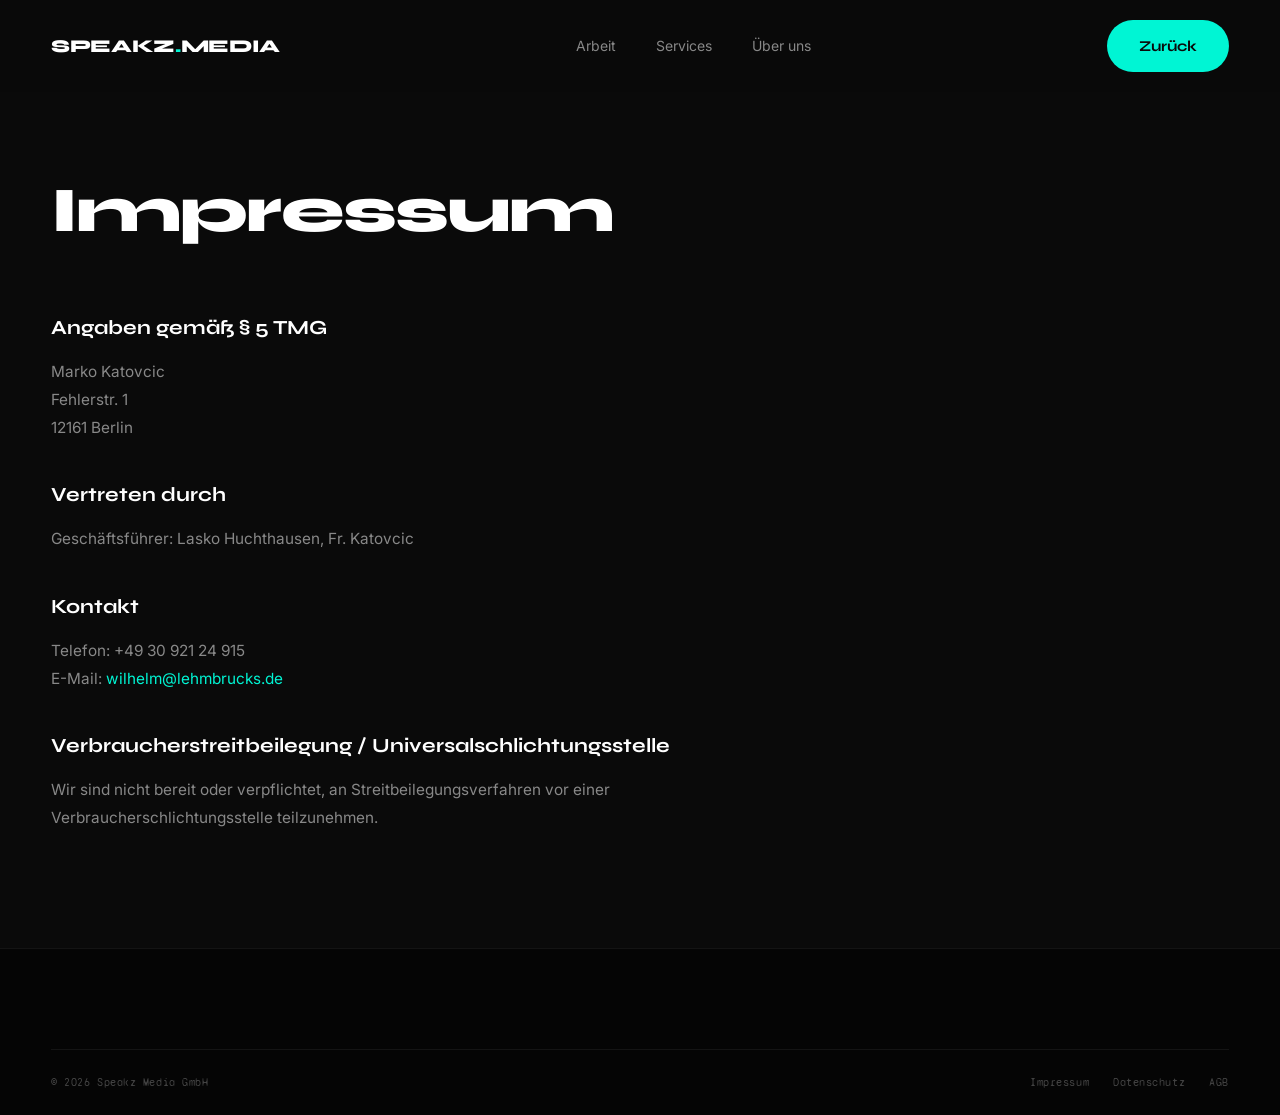
<file: impressum.html>
<!DOCTYPE html>
<html lang="de">
<head>
  <meta charset="UTF-8" />
  <meta name="viewport" content="width=device-width, initial-scale=1.0" />
  <title>Impressum · Speakz Media</title>
  <link rel="preconnect" href="https://fonts.googleapis.com" />
  <link href="https://fonts.googleapis.com/css2?family=Syne:wght@700;800&family=Syne+Mono&family=Inter:wght@400;500&display=swap" rel="stylesheet" />
  <link rel="stylesheet" href="styles/variables.css" />
  <link rel="stylesheet" href="styles/main.css" />
  <link rel="stylesheet" href="styles/sections/header.css" />
  <link rel="stylesheet" href="styles/sections/footer.css" />
  <style>
    .legal-page { padding: 160px 0 100px; min-height: 100vh; }
    .legal-title { font-family:'Syne',sans-serif; font-weight:800; font-size:clamp(36px,5vw,64px); letter-spacing:-0.03em; margin-bottom:48px; }
    .legal-body { max-width:700px; color:var(--color-dim); line-height:1.8; font-size:var(--text-body); }
    .legal-body h2 { font-family:'Syne',sans-serif; font-weight:700; font-size:20px; color:var(--color-white); margin:36px 0 12px; }
    .legal-body p { margin-bottom:16px; }
    .legal-body a { color:var(--color-cyan); }
  </style>
</head>
<body>
<header id="header">
  <div class="container header-inner">
    <a href="/" class="header-logo">SPEAKZ<span>.</span>MEDIA</a>
    <nav><ul class="header-nav desktop-only">
      <li><a href="/#portfolio">Arbeit</a></li>
      <li><a href="/#services">Services</a></li>
      <li><a href="/#team">Über uns</a></li>
    </ul></nav>
    <a href="/" class="btn btn-primary header-cta desktop-only">Zurück</a>
    <button class="hamburger mobile-only"><span></span><span></span><span></span></button>
  </div>
</header>
<nav id="mobile-nav"><a href="/">Home</a><a href="/#portfolio">Arbeit</a><a href="/#services">Services</a></nav>

<main class="legal-page">
  <div class="container">
    <h1 class="legal-title">Impressum</h1>
    <div class="legal-body">
      <h2>Angaben gemäß § 5 TMG</h2>
      <p>
        Marko Katovcic<br>
        Fehlerstr. 1<br>
        12161 Berlin
      </p>

      <h2>Vertreten durch</h2>
      <p>Geschäftsführer: Lasko Huchthausen, Fr. Katovcic</p>

      <h2>Kontakt</h2>
      <p>
        Telefon: +49 30 921 24 915<br>
        E-Mail: <a href="mailto:wilhelm@lehmbrucks.de">wilhelm@lehmbrucks.de</a>
      </p>

      <h2>Verbraucherstreitbeilegung / Universalschlichtungsstelle</h2>
      <p>Wir sind nicht bereit oder verpflichtet, an Streitbeilegungsverfahren vor einer Verbraucherschlichtungsstelle teilzunehmen.</p>
    </div>
  </div>
</main>

<footer id="footer">
  <div class="container">
    <div class="footer-bottom">
      <span class="footer-copy">© 2026 Speakz Media GmbH</span>
      <div class="footer-legal">
        <a href="impressum.html">Impressum</a>
        <a href="datenschutz.html">Datenschutz</a>
        <a href="agb.html">AGB</a>
      </div>
    </div>
  </div>
</footer>
<script src="https://cdnjs.cloudflare.com/ajax/libs/gsap/3.12.5/gsap.min.js"></script>
<script>
  window.addEventListener('scroll',()=>{ document.getElementById('header')?.classList.toggle('scrolled',window.scrollY>50); });
  document.querySelector('.hamburger')?.addEventListener('click',function(){ this.classList.toggle('open'); document.getElementById('mobile-nav')?.classList.toggle('open'); });
</script>
</body>
</html>
</file>
<file: styles/variables.css>
@import url('https://fonts.googleapis.com/css2?family=Syne:wght@700;800&family=Syne+Mono&family=Inter:wght@400;500&display=swap');

:root {
  --color-bg:     #0A0A0A;
  --color-footer: #050505;
  --color-card:   #1A1A1A;
  --color-cyan:   #00F5D4;
  --color-violet: #7B2FBE;
  --color-creme:  #F5F0E8;
  --color-dim:    #888888;
  --color-white:  #FFFFFF;

  --text-hero:  clamp(60px, 10vw, 140px);
  --text-h1:    clamp(40px, 6vw, 90px);
  --text-h2:    clamp(28px, 4vw, 56px);
  --text-body:  clamp(15px, 1.2vw, 18px);
  --text-label: 12px;

  --ease-out: cubic-bezier(0.16, 1, 0.3, 1);
  --radius-card: 20px;
  --section-pad: clamp(80px, 10vw, 140px);
  --container: 1320px;
}
</file>
<file: styles/main.css>
*, *::before, *::after { box-sizing: border-box; margin: 0; padding: 0; }

html { scroll-behavior: auto; }

body {
  background: var(--color-bg);
  color: var(--color-white);
  font-family: 'Inter', sans-serif;
  font-size: var(--text-body);
  line-height: 1.6;
  overflow-x: hidden;
  cursor: none;
}

body.loading { overflow: hidden; }

a { color: inherit; text-decoration: none; }

img { max-width: 100%; display: block; }

.container {
  width: 100%;
  max-width: var(--container);
  margin: 0 auto;
  padding: 0 clamp(20px, 4vw, 60px);
}

/* ── Custom Cursor ─────────────────────────────── */
#cursor-dot {
  position: fixed;
  width: 8px; height: 8px;
  background: var(--color-white);
  border-radius: 50%;
  pointer-events: none;
  z-index: 99999;
  transform: translate(-50%, -50%);
  transition: opacity 0.3s;
}

#cursor-ring {
  position: fixed;
  width: 40px; height: 40px;
  border: 1px solid rgba(255,255,255,0.4);
  border-radius: 50%;
  pointer-events: none;
  z-index: 99998;
  transform: translate(-50%, -50%);
  display: flex; align-items: center; justify-content: center;
  transition: width 0.3s var(--ease-out), height 0.3s var(--ease-out),
              border-color 0.3s, background 0.3s;
}

#cursor-ring .cursor-label {
  font-family: 'Syne Mono', monospace;
  font-size: 10px;
  color: var(--color-white);
  opacity: 0;
  transition: opacity 0.2s;
  letter-spacing: 0.05em;
}

body.cursor-view #cursor-dot { opacity: 0; }
body.cursor-view #cursor-ring {
  width: 80px; height: 80px;
  border-color: var(--color-white);
}
body.cursor-view #cursor-ring .cursor-label { opacity: 1; }

/* ── Section header row ─────────────────────────── */
.section-header {
  display: flex;
  align-items: baseline;
  justify-content: space-between;
  margin-bottom: clamp(40px, 5vw, 80px);
}

.section-label {
  font-family: 'Syne Mono', monospace;
  font-size: var(--text-label);
  color: var(--color-dim);
  text-transform: uppercase;
  letter-spacing: 0.15em;
}

/* ── Buttons ────────────────────────────────────── */
.btn {
  display: inline-flex;
  align-items: center;
  gap: 8px;
  padding: 14px 32px;
  border-radius: 100px;
  font-family: 'Syne', sans-serif;
  font-weight: 700;
  font-size: 15px;
  border: none;
  cursor: none;
  transition: transform 0.3s var(--ease-out), box-shadow 0.3s;
}
.btn:hover { transform: translateY(-2px); }

.btn-primary {
  background: var(--color-cyan);
  color: var(--color-bg);
}
.btn-primary:hover { box-shadow: 0 8px 30px rgba(0,245,212,0.35); }

.btn-outline {
  background: transparent;
  color: var(--color-white);
  border: 1px solid rgba(255,255,255,0.3);
}
.btn-outline:hover { border-color: var(--color-white); }

.btn-ghost {
  background: transparent;
  color: var(--color-cyan);
  padding: 0;
  font-family: 'Syne Mono', monospace;
  font-size: 13px;
  letter-spacing: 0.05em;
}

/* ── Reveal animation base ─────────────────────── */
.reveal {
  opacity: 0;
  transform: translateY(40px);
}

/* ── Mobile hidden ─────────────────────────────── */
@media (min-width: 1025px) { .mobile-only { display: none !important; } }
@media (max-width: 1024px) { .desktop-only { display: none !important; } }
@media (max-width: 768px)  { body { cursor: auto; } #cursor-dot, #cursor-ring { display: none; } }
</file>
<file: styles/sections/header.css>
#header {
  position: fixed;
  top: 0; left: 0; right: 0;
  z-index: 1000;
  padding: 20px 0;
  background: rgba(10,10,10,0.85);
  backdrop-filter: blur(12px);
  -webkit-backdrop-filter: blur(12px);
  transition: box-shadow 0.3s, padding 0.3s;
}

#header.scrolled {
  box-shadow: 0 1px 0 rgba(255,255,255,0.06);
  padding: 14px 0;
}

.header-inner {
  display: flex;
  align-items: center;
  justify-content: space-between;
  gap: 24px;
}

.header-logo {
  font-family: 'Syne', sans-serif;
  font-weight: 800;
  font-size: 18px;
  letter-spacing: -0.02em;
  color: var(--color-white);
  flex-shrink: 0;
}

.header-logo span { color: var(--color-cyan); }

.header-nav {
  display: flex;
  gap: 40px;
  list-style: none;
}

.header-nav a {
  font-family: 'Inter', sans-serif;
  font-size: 14px;
  color: var(--color-dim);
  transition: color 0.2s;
}
.header-nav a:hover { color: var(--color-white); }

.header-cta { flex-shrink: 0; }

/* ── Hamburger ─────────────────────────────── */
.hamburger {
  display: none;
  flex-direction: column;
  gap: 5px;
  background: none;
  border: none;
  cursor: none;
  padding: 4px;
}
.hamburger span {
  display: block;
  width: 24px; height: 2px;
  background: var(--color-white);
  transition: transform 0.3s, opacity 0.3s;
}
.hamburger.open span:nth-child(1) { transform: rotate(45deg) translate(5px, 5px); }
.hamburger.open span:nth-child(2) { opacity: 0; }
.hamburger.open span:nth-child(3) { transform: rotate(-45deg) translate(5px, -5px); }

/* ── Mobile nav overlay ─────────────────────── */
#mobile-nav {
  position: fixed;
  inset: 0;
  background: var(--color-bg);
  z-index: 999;
  display: flex;
  flex-direction: column;
  align-items: center;
  justify-content: center;
  gap: 40px;
  opacity: 0;
  pointer-events: none;
  transition: opacity 0.4s var(--ease-out);
}
#mobile-nav.open { opacity: 1; pointer-events: all; }

#mobile-nav a {
  font-family: 'Syne', sans-serif;
  font-weight: 800;
  font-size: clamp(32px, 8vw, 56px);
  color: var(--color-white);
  transition: color 0.2s;
}
#mobile-nav a:hover { color: var(--color-cyan); }

@media (max-width: 768px) {
  .header-nav, .header-cta { display: none; }
  .hamburger { display: flex; }
}
</file>
<file: styles/sections/footer.css>
#footer {
  background: var(--color-footer);
  padding: clamp(60px, 8vw, 100px) 0 0;
  border-top: 1px solid rgba(255,255,255,0.06);
}

.footer-grid {
  display: grid;
  grid-template-columns: 1.5fr 1fr 1fr 1.2fr;
  gap: clamp(30px, 4vw, 60px);
  margin-bottom: 60px;
}

.footer-logo {
  font-family: 'Syne', sans-serif;
  font-weight: 800;
  font-size: 22px;
  color: var(--color-white);
  letter-spacing: -0.02em;
  margin-bottom: 8px;
}
.footer-logo span { color: var(--color-cyan); }

.footer-tagline {
  font-family: 'Syne Mono', monospace;
  font-size: var(--text-label);
  color: var(--color-dim);
  letter-spacing: 0.08em;
  margin-bottom: 28px;
}

.newsletter-form { display: flex; gap: 0; margin-top: 4px; }

.newsletter-input {
  flex: 1;
  background: rgba(255,255,255,0.06);
  border: 1px solid rgba(255,255,255,0.1);
  border-right: none;
  border-radius: 8px 0 0 8px;
  padding: 12px 16px;
  color: var(--color-white);
  font-family: 'Inter', sans-serif;
  font-size: 14px;
  outline: none;
  transition: border-color 0.2s;
}
.newsletter-input::placeholder { color: var(--color-dim); }
.newsletter-input:focus { border-color: rgba(0,245,212,0.4); }

.newsletter-btn {
  background: var(--color-cyan);
  color: var(--color-bg);
  border: none;
  border-radius: 0 8px 8px 0;
  padding: 12px 20px;
  font-family: 'Syne', sans-serif;
  font-weight: 700;
  font-size: 16px;
  cursor: none;
  transition: background 0.2s;
}
.newsletter-btn:hover { background: #00d4b8; }

.newsletter-success {
  display: none;
  font-family: 'Syne Mono', monospace;
  font-size: var(--text-label);
  color: var(--color-cyan);
  letter-spacing: 0.05em;
  margin-top: 12px;
}

.footer-col-title {
  font-family: 'Syne', sans-serif;
  font-weight: 700;
  font-size: 14px;
  color: var(--color-white);
  margin-bottom: 20px;
  letter-spacing: 0.02em;
}

.footer-links {
  list-style: none;
  display: flex;
  flex-direction: column;
  gap: 12px;
}
.footer-links a {
  font-size: 14px;
  color: var(--color-dim);
  transition: color 0.2s;
}
.footer-links a:hover { color: var(--color-white); }

.footer-contact-item {
  display: flex;
  flex-direction: column;
  gap: 4px;
  margin-bottom: 16px;
}
.footer-contact-label {
  font-family: 'Syne Mono', monospace;
  font-size: 10px;
  color: var(--color-cyan);
  letter-spacing: 0.1em;
  text-transform: uppercase;
}
.footer-contact-value {
  font-size: 14px;
  color: var(--color-dim);
}

/* Bottom bar */
.footer-bottom {
  border-top: 1px solid rgba(255,255,255,0.06);
  padding: 24px 0;
  display: flex;
  align-items: center;
  justify-content: space-between;
  gap: 16px;
}

.footer-copy {
  font-family: 'Syne Mono', monospace;
  font-size: 11px;
  color: rgba(255,255,255,0.25);
  letter-spacing: 0.05em;
}

.footer-legal {
  display: flex;
  gap: 24px;
}
.footer-legal a {
  font-family: 'Syne Mono', monospace;
  font-size: 11px;
  color: rgba(255,255,255,0.25);
  letter-spacing: 0.05em;
  transition: color 0.2s;
}
.footer-legal a:hover { color: var(--color-white); }

@media (max-width: 900px) {
  .footer-grid { grid-template-columns: 1fr 1fr; }
}
@media (max-width: 520px) {
  .footer-grid { grid-template-columns: 1fr; }
  .footer-bottom { flex-direction: column; text-align: center; }
  .footer-legal { flex-wrap: wrap; justify-content: center; }
}
</file>
